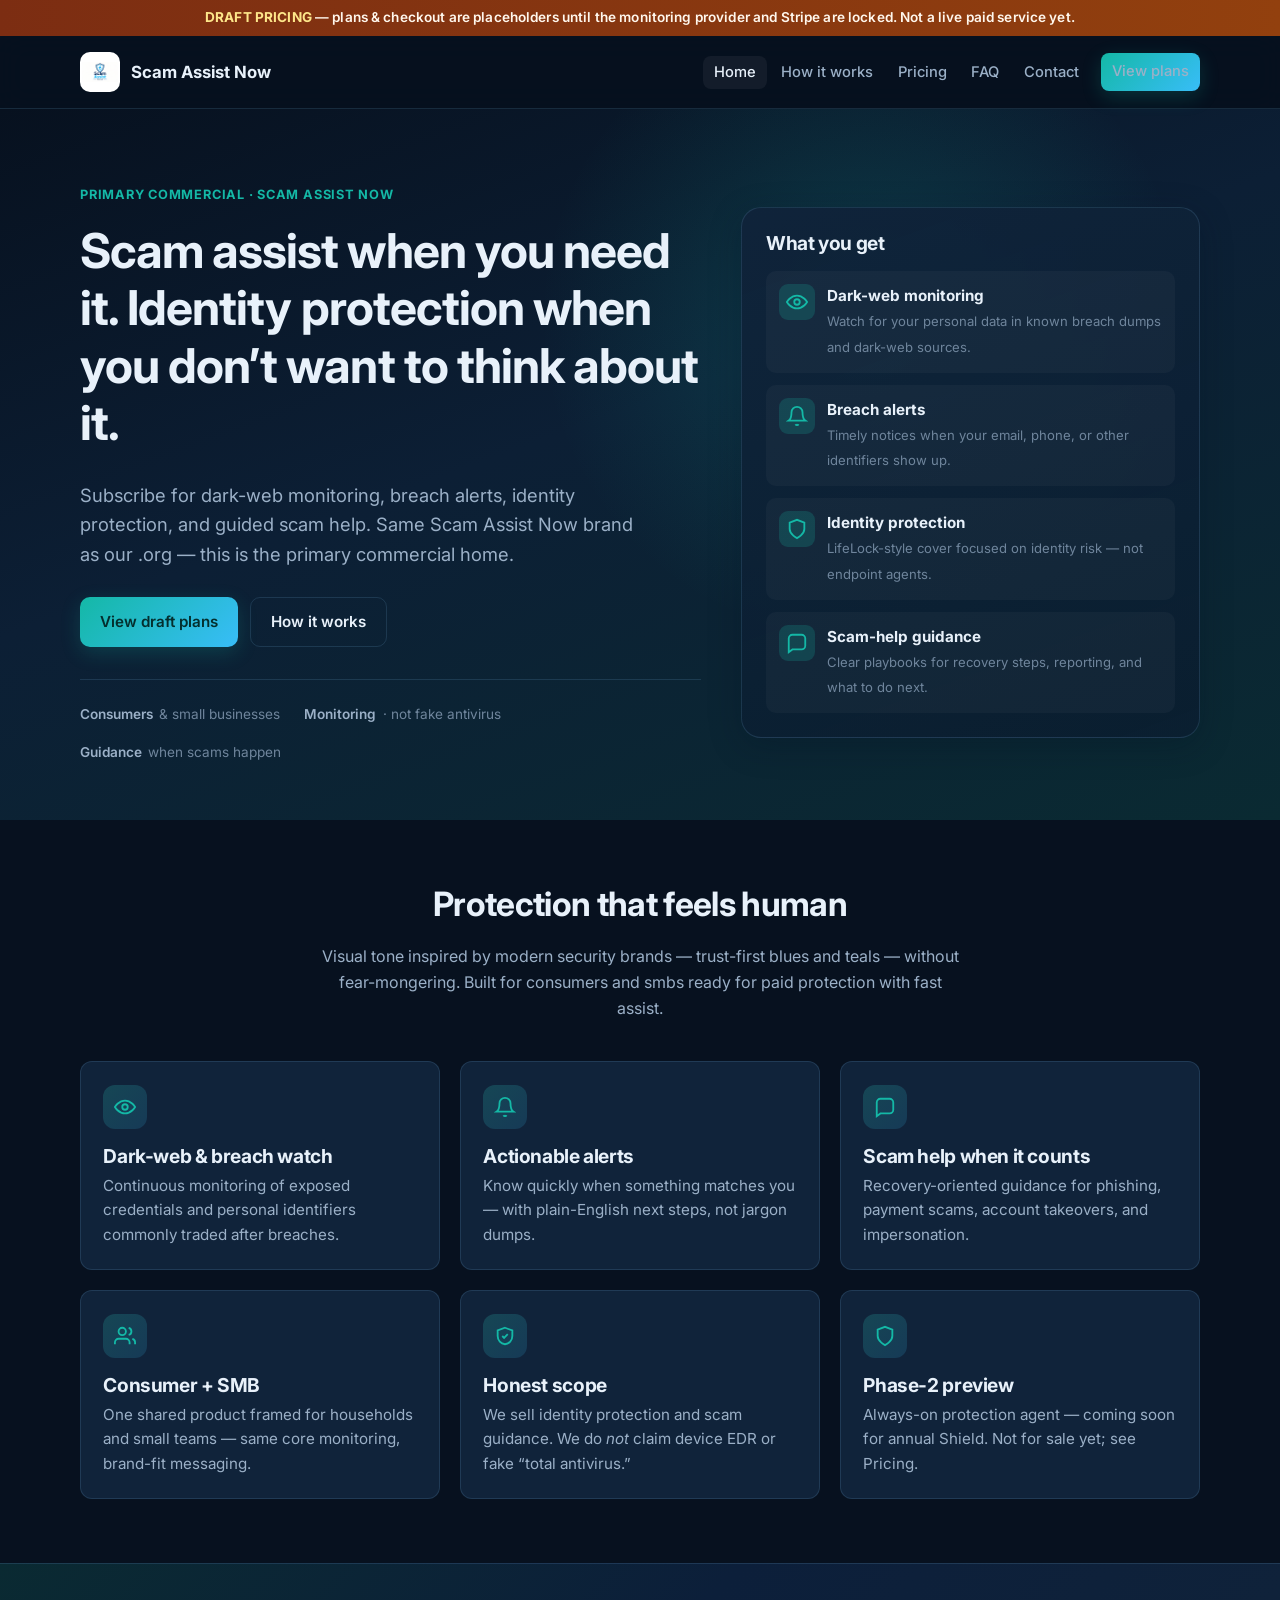
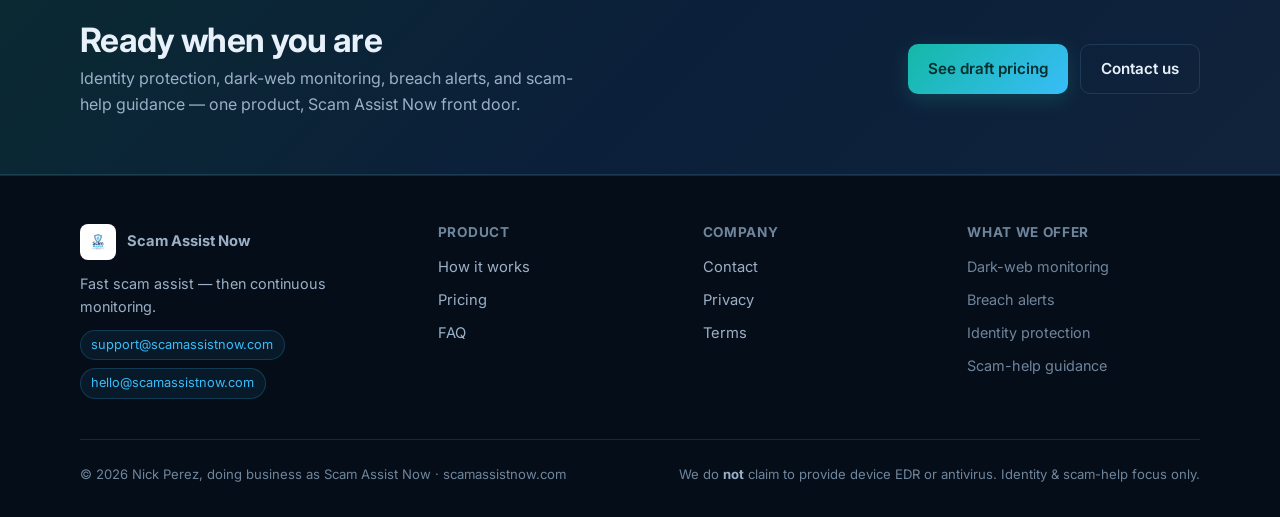
<file: index.html>
<!DOCTYPE html>
<html lang="en">
<head>
  <meta charset="utf-8" />
  <meta name="viewport" content="width=device-width, initial-scale=1" />
  <title>Home · Scam Assist Now</title>
  <meta name="description" content="Fast scam assist — then continuous monitoring." />
  <meta name="robots" content="index,follow" />
  <link rel="icon" href="assets/img/favicon.svg" type="image/svg+xml" />
  <link rel="preconnect" href="https://fonts.googleapis.com" />
  <link rel="preconnect" href="https://fonts.gstatic.com" crossorigin />
  <link href="https://fonts.googleapis.com/css2?family=Inter:wght@400;500;600;700;800&display=swap" rel="stylesheet" />
  <link rel="stylesheet" href="assets/css/design-system.css" />
  <style>
    :root {
      --accent: #14b8a6;
      --accent-2: #38bdf8;
      --accent-glow: #14b8a633;
      --grad: linear-gradient(135deg, #14b8a6 0%, #38bdf8 100%);
    }
  </style>
</head>
<body data-domain="scamassistnow.com" data-brand="Scam Assist Now">
  <div class="draft-banner" role="status">
    <strong>DRAFT PRICING</strong> — plans &amp; checkout are placeholders until the monitoring provider and Stripe are locked. Not a live paid service yet.
  </div>
  <header class="site-header">
    <div class="container nav-row">
      <a class="brand" href="index.html">
        <img src="assets/img/logo.png" alt="" width="40" height="40" style="border-radius:10px;object-fit:contain;background:#fff;padding:2px" />
        <span>Scam Assist Now</span>
      </a>
      <button class="nav-toggle" type="button" aria-label="Open menu" aria-expanded="false"><svg viewBox="0 0 24 24" width="20" height="20" fill="none" stroke="currentColor" stroke-width="2"><path d="M3 6h18M3 12h18M3 18h18"/></svg></button>
      <ul class="nav-links">
            <li><a href="index.html" class="active" aria-current="page">Home</a></li>
            <li><a href="how-it-works.html" class="">How it works</a></li>
            <li><a href="pricing.html" class="">Pricing</a></li>
            <li><a href="faq.html" class="">FAQ</a></li>
            <li><a href="contact.html" class="">Contact</a></li>
        <li class="nav-cta"><a class="btn btn-primary" href="pricing.html">View plans</a></li>
      </ul>
    </div>
  </header>
  <main>

    <section class="hero">
      <div class="container hero-grid">
        <div>
          <div class="eyebrow">Primary commercial · Scam Assist Now</div>
          <h1>Scam assist when you need it. Identity protection when you don’t want to think about it.</h1>
          <p class="lead">Subscribe for dark-web monitoring, breach alerts, identity protection, and guided scam help. Same Scam Assist Now brand as our .org — this is the primary commercial home.</p>
          <div class="hero-actions">
            <a class="btn btn-primary" href="pricing.html">View draft plans</a>
            <a class="btn btn-secondary" href="how-it-works.html">How it works</a>
          </div>
          <div class="trust-row">
            <div class="trust-item"><strong>Consumers</strong> &amp; small businesses</div>
            <div class="trust-item"><strong>Monitoring</strong> · not fake antivirus</div>
            <div class="trust-item"><strong>Guidance</strong> when scams happen</div>
          </div>
        </div>
        <aside class="hero-card" aria-label="What you get">
          <h3>What you get</h3>
          <ul class="monitor-list">
            <li>
              <span class="ico"><svg viewBox="0 0 24 24" width="22" height="22" fill="none" stroke="currentColor" stroke-width="2"><path d="M1 12s4-7 11-7 11 7 11 7-4 7-11 7S1 12 1 12z"/><circle cx="12" cy="12" r="3"/></svg></span>
              <div><strong>Dark-web monitoring</strong><span>Watch for your personal data in known breach dumps and dark-web sources.</span></div>
            </li>
            <li>
              <span class="ico"><svg viewBox="0 0 24 24" width="22" height="22" fill="none" stroke="currentColor" stroke-width="2"><path d="M18 8A6 6 0 006 8c0 7-3 9-3 9h18s-3-2-3-9"/><path d="M13.73 21a2 2 0 01-3.46 0"/></svg></span>
              <div><strong>Breach alerts</strong><span>Timely notices when your email, phone, or other identifiers show up.</span></div>
            </li>
            <li>
              <span class="ico"><svg viewBox="0 0 24 24" width="22" height="22" fill="none" stroke="currentColor" stroke-width="2"><path d="M12 22s8-4 8-10V5l-8-3-8 3v7c0 6 8 10 8 10z"/></svg></span>
              <div><strong>Identity protection</strong><span>LifeLock-style cover focused on identity risk — not endpoint agents.</span></div>
            </li>
            <li>
              <span class="ico"><svg viewBox="0 0 24 24" width="22" height="22" fill="none" stroke="currentColor" stroke-width="2"><path d="M21 15a4 4 0 01-4 4H7l-4 3V7a4 4 0 014-4h10a4 4 0 014 4z"/></svg></span>
              <div><strong>Scam-help guidance</strong><span>Clear playbooks for recovery steps, reporting, and what to do next.</span></div>
            </li>
          </ul>
        </aside>
      </div>
    </section>

    <section>
      <div class="container">
        <div class="section-head center">
          <h2>Protection that feels human</h2>
          <p>Visual tone inspired by modern security brands — trust-first blues and teals — without fear-mongering. Built for consumers and smbs ready for paid protection with fast assist.</p>
        </div>
        <div class="feature-grid">
          <article class="feature-card">
            <div class="feature-icon"><svg viewBox="0 0 24 24" width="22" height="22" fill="none" stroke="currentColor" stroke-width="2"><path d="M1 12s4-7 11-7 11 7 11 7-4 7-11 7S1 12 1 12z"/><circle cx="12" cy="12" r="3"/></svg></div>
            <h3>Dark-web &amp; breach watch</h3>
            <p>Continuous monitoring of exposed credentials and personal identifiers commonly traded after breaches.</p>
          </article>
          <article class="feature-card">
            <div class="feature-icon"><svg viewBox="0 0 24 24" width="22" height="22" fill="none" stroke="currentColor" stroke-width="2"><path d="M18 8A6 6 0 006 8c0 7-3 9-3 9h18s-3-2-3-9"/><path d="M13.73 21a2 2 0 01-3.46 0"/></svg></div>
            <h3>Actionable alerts</h3>
            <p>Know quickly when something matches you — with plain-English next steps, not jargon dumps.</p>
          </article>
          <article class="feature-card">
            <div class="feature-icon"><svg viewBox="0 0 24 24" width="22" height="22" fill="none" stroke="currentColor" stroke-width="2"><path d="M21 15a4 4 0 01-4 4H7l-4 3V7a4 4 0 014-4h10a4 4 0 014 4z"/></svg></div>
            <h3>Scam help when it counts</h3>
            <p>Recovery-oriented guidance for phishing, payment scams, account takeovers, and impersonation.</p>
          </article>
          <article class="feature-card">
            <div class="feature-icon"><svg viewBox="0 0 24 24" width="22" height="22" fill="none" stroke="currentColor" stroke-width="2"><path d="M17 21v-2a4 4 0 00-4-4H5a4 4 0 00-4 4v2"/><circle cx="9" cy="7" r="4"/><path d="M23 21v-2a4 4 0 00-3-3.87M16 3.13a4 4 0 010 7.75"/></svg></div>
            <h3>Consumer + SMB</h3>
            <p>One shared product framed for households and small teams — same core monitoring, brand-fit messaging.</p>
          </article>
          <article class="feature-card">
            <div class="feature-icon"><svg viewBox="0 0 24 24" width="22" height="22" fill="none" stroke="currentColor" stroke-width="2"><path d="M12 3l8 3v6c0 5-3.5 8.5-8 9-4.5-.5-8-4-8-9V6l8-3z"/><path d="M9 12l2 2 4-4"/></svg></div>
            <h3>Honest scope</h3>
            <p>We sell identity protection and scam guidance. We do <em>not</em> claim device EDR or fake “total antivirus.”</p>
          </article>
          <article class="feature-card">
            <div class="feature-icon"><svg viewBox="0 0 24 24" width="22" height="22" fill="none" stroke="currentColor" stroke-width="2"><path d="M12 22s8-4 8-10V5l-8-3-8 3v7c0 6 8 10 8 10z"/></svg></div>
            <h3>Phase-2 preview</h3>
            <p>Always-on protection agent — coming soon for annual Shield. Not for sale yet; see Pricing.</p>
          </article>
        </div>
      </div>
    </section>

  </main>
  <section class="cta-band">
    <div class="container inner">
      <div>
        <h2>Ready when you are</h2>
        <p>Identity protection, dark-web monitoring, breach alerts, and scam-help guidance — one product, Scam Assist Now front door.</p>
      </div>
      <div style="display:flex;gap:0.75rem;flex-wrap:wrap">
        <a class="btn btn-primary" href="pricing.html">See draft pricing</a>
        <a class="btn btn-secondary" href="contact.html">Contact us</a>
      </div>
    </div>
  </section>
  <footer class="site-footer">
    <div class="container">
      <div class="footer-grid">
        <div>
          <a class="brand" href="index.html" style="margin-bottom:0.75rem">
            <img src="assets/img/logo.png" alt="" width="36" height="36" style="border-radius:8px;object-fit:contain;background:#fff;padding:2px" />
            <span>Scam Assist Now</span>
          </a>
          <p style="margin:0;font-size:0.9rem">Fast scam assist — then continuous monitoring.</p>
          <div class="email-chips">
            <span class="email-chip">support@scamassistnow.com</span>
            <span class="email-chip">hello@scamassistnow.com</span>
          </div>
        </div>
        <div>
          <h4>Product</h4>
          <ul>
            <li><a href="how-it-works.html">How it works</a></li>
            <li><a href="pricing.html">Pricing</a></li>
            <li><a href="faq.html">FAQ</a></li>
          </ul>
        </div>
        <div>
          <h4>Company</h4>
          <ul>
            <li><a href="contact.html">Contact</a></li>
            <li><a href="privacy.html">Privacy</a></li>
            <li><a href="terms.html">Terms</a></li>
          </ul>
        </div>
        <div>
          <h4>What we offer</h4>
          <ul>
            <li><span class="dim">Dark-web monitoring</span></li>
            <li><span class="dim">Breach alerts</span></li>
            <li><span class="dim">Identity protection</span></li>
            <li><span class="dim">Scam-help guidance</span></li>
          </ul>
        </div>
      </div>
      <div class="footer-bottom">
        <span>© 2026 Nick Perez, doing business as Scam Assist Now · scamassistnow.com</span>
        <span>We do <strong style="color:var(--text-muted)">not</strong> claim to provide device EDR or antivirus. Identity &amp; scam-help focus only.</span>
      </div>
    </div>
  </footer>
  <script src="assets/js/main.js"></script>
</body>
</html>
</file>
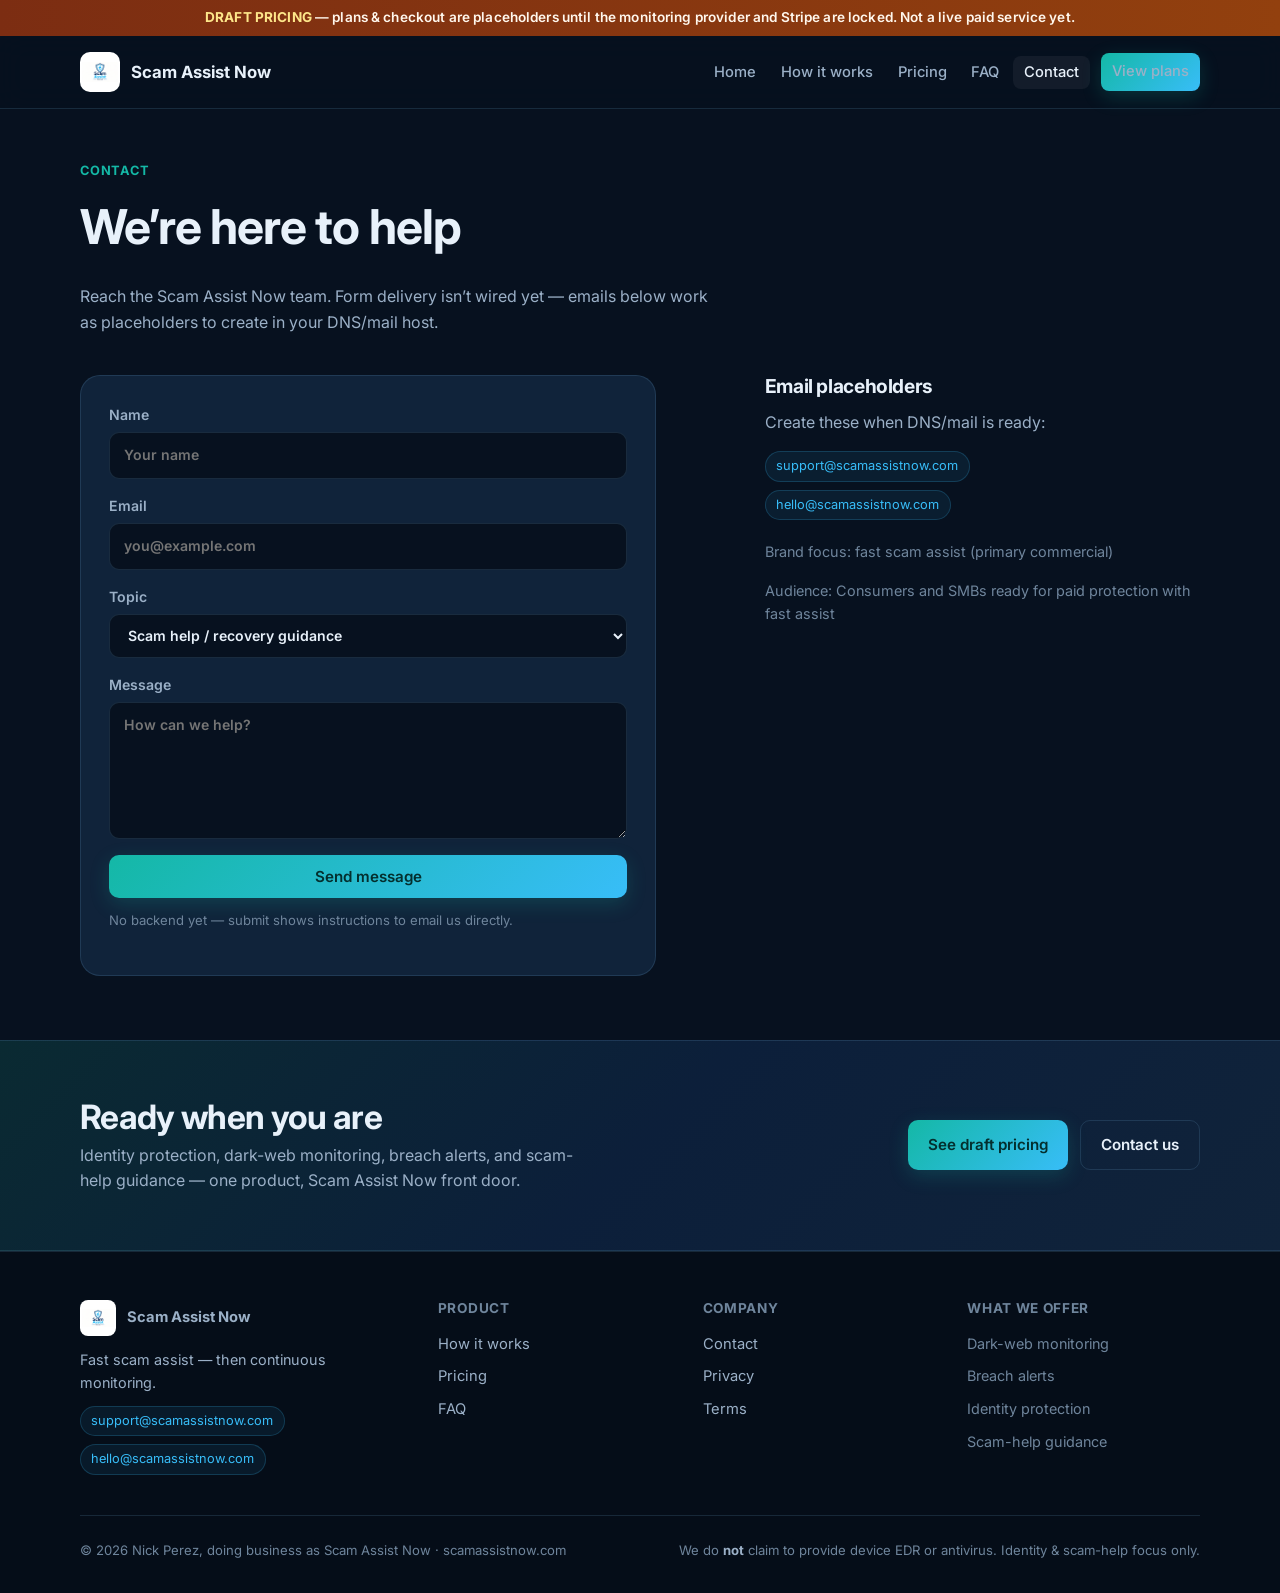
<file: contact.html>
<!DOCTYPE html>
<html lang="en">
<head>
  <meta charset="utf-8" />
  <meta name="viewport" content="width=device-width, initial-scale=1" />
  <title>Contact · Scam Assist Now</title>
  <meta name="description" content="Contact Scam Assist Now." />
  <meta name="robots" content="index,follow" />
  <link rel="icon" href="assets/img/favicon.svg" type="image/svg+xml" />
  <link rel="preconnect" href="https://fonts.googleapis.com" />
  <link rel="preconnect" href="https://fonts.gstatic.com" crossorigin />
  <link href="https://fonts.googleapis.com/css2?family=Inter:wght@400;500;600;700;800&display=swap" rel="stylesheet" />
  <link rel="stylesheet" href="assets/css/design-system.css" />
  <style>
    :root {
      --accent: #14b8a6;
      --accent-2: #38bdf8;
      --accent-glow: #14b8a633;
      --grad: linear-gradient(135deg, #14b8a6 0%, #38bdf8 100%);
    }
  </style>
</head>
<body data-domain="scamassistnow.com" data-brand="Scam Assist Now">
  <div class="draft-banner" role="status">
    <strong>DRAFT PRICING</strong> — plans &amp; checkout are placeholders until the monitoring provider and Stripe are locked. Not a live paid service yet.
  </div>
  <header class="site-header">
    <div class="container nav-row">
      <a class="brand" href="index.html">
        <img src="assets/img/logo.png" alt="" width="40" height="40" style="border-radius:10px;object-fit:contain;background:#fff;padding:2px" />
        <span>Scam Assist Now</span>
      </a>
      <button class="nav-toggle" type="button" aria-label="Open menu" aria-expanded="false"><svg viewBox="0 0 24 24" width="20" height="20" fill="none" stroke="currentColor" stroke-width="2"><path d="M3 6h18M3 12h18M3 18h18"/></svg></button>
      <ul class="nav-links">
            <li><a href="index.html" class="">Home</a></li>
            <li><a href="how-it-works.html" class="">How it works</a></li>
            <li><a href="pricing.html" class="">Pricing</a></li>
            <li><a href="faq.html" class="">FAQ</a></li>
            <li><a href="contact.html" class="active" aria-current="page">Contact</a></li>
        <li class="nav-cta"><a class="btn btn-primary" href="pricing.html">View plans</a></li>
      </ul>
    </div>
  </header>
  <main>

    <section class="page-hero">
      <div class="container">
        <div class="eyebrow">Contact</div>
        <h1>We’re here to help</h1>
        <p>Reach the Scam Assist Now team. Form delivery isn’t wired yet — emails below work as placeholders to create in your DNS/mail host.</p>
      </div>
    </section>
    <section style="padding-top:0">
      <div class="container" style="display:grid;gap:2rem;grid-template-columns:1.2fr 0.8fr">
        <div class="form-card">
          <form id="contact-form" novalidate>
            <div class="form-grid">
              <label>Name<input name="name" type="text" required placeholder="Your name" /></label>
              <label>Email<input name="email" type="email" required placeholder="you@example.com" /></label>
              <label>Topic
                <select name="topic">
                  <option>Scam help / recovery guidance</option>
                  <option>Billing / waitlist</option>
                  <option>Partnerships</option>
                  <option>Press / other</option>
                </select>
              </label>
              <label>Message<textarea name="message" rows="5" required placeholder="How can we help?"></textarea></label>
              <button type="submit" class="btn btn-primary">Send message</button>
            </div>
            <p class="form-note" id="form-status" hidden></p>
            <p class="form-note">No backend yet — submit shows instructions to email us directly.</p>
          </form>
        </div>
        <div>
          <h3>Email placeholders</h3>
          <p>Create these when DNS/mail is ready:</p>
          <div class="email-chips" style="flex-direction:column;align-items:flex-start">
            <span class="email-chip">support@scamassistnow.com</span>
            <span class="email-chip">hello@scamassistnow.com</span>
          </div>
          <p class="dim" style="margin-top:1.25rem">Brand focus: fast scam assist (primary commercial)</p>
          <p class="dim">Audience: Consumers and SMBs ready for paid protection with fast assist</p>
        </div>
      </div>
    </section>
    <style>@media(max-width:760px){section .container[style*="grid-template-columns"]{grid-template-columns:1fr!important}}</style>

  </main>
  <section class="cta-band">
    <div class="container inner">
      <div>
        <h2>Ready when you are</h2>
        <p>Identity protection, dark-web monitoring, breach alerts, and scam-help guidance — one product, Scam Assist Now front door.</p>
      </div>
      <div style="display:flex;gap:0.75rem;flex-wrap:wrap">
        <a class="btn btn-primary" href="pricing.html">See draft pricing</a>
        <a class="btn btn-secondary" href="contact.html">Contact us</a>
      </div>
    </div>
  </section>
  <footer class="site-footer">
    <div class="container">
      <div class="footer-grid">
        <div>
          <a class="brand" href="index.html" style="margin-bottom:0.75rem">
            <img src="assets/img/logo.png" alt="" width="36" height="36" style="border-radius:8px;object-fit:contain;background:#fff;padding:2px" />
            <span>Scam Assist Now</span>
          </a>
          <p style="margin:0;font-size:0.9rem">Fast scam assist — then continuous monitoring.</p>
          <div class="email-chips">
            <span class="email-chip">support@scamassistnow.com</span>
            <span class="email-chip">hello@scamassistnow.com</span>
          </div>
        </div>
        <div>
          <h4>Product</h4>
          <ul>
            <li><a href="how-it-works.html">How it works</a></li>
            <li><a href="pricing.html">Pricing</a></li>
            <li><a href="faq.html">FAQ</a></li>
          </ul>
        </div>
        <div>
          <h4>Company</h4>
          <ul>
            <li><a href="contact.html">Contact</a></li>
            <li><a href="privacy.html">Privacy</a></li>
            <li><a href="terms.html">Terms</a></li>
          </ul>
        </div>
        <div>
          <h4>What we offer</h4>
          <ul>
            <li><span class="dim">Dark-web monitoring</span></li>
            <li><span class="dim">Breach alerts</span></li>
            <li><span class="dim">Identity protection</span></li>
            <li><span class="dim">Scam-help guidance</span></li>
          </ul>
        </div>
      </div>
      <div class="footer-bottom">
        <span>© 2026 Nick Perez, doing business as Scam Assist Now · scamassistnow.com</span>
        <span>We do <strong style="color:var(--text-muted)">not</strong> claim to provide device EDR or antivirus. Identity &amp; scam-help focus only.</span>
      </div>
    </div>
  </footer>
  <script src="assets/js/main.js"></script>
</body>
</html>
</file>
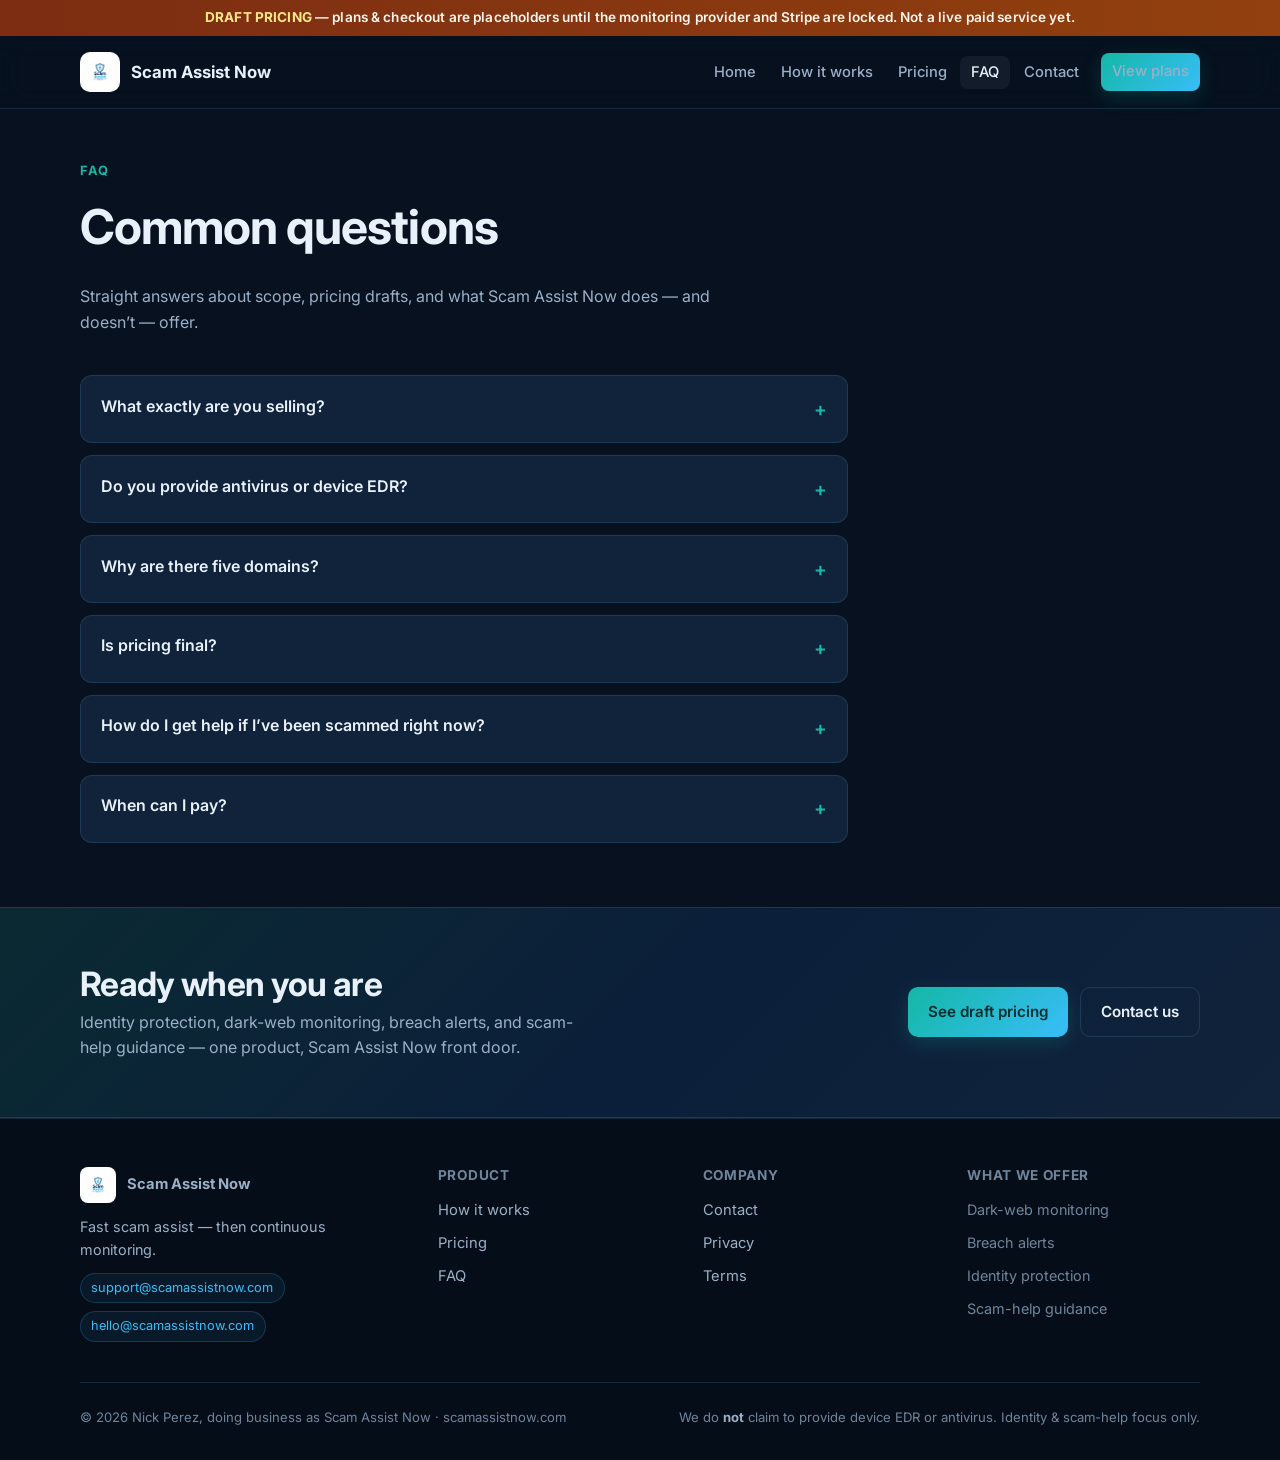
<file: faq.html>
<!DOCTYPE html>
<html lang="en">
<head>
  <meta charset="utf-8" />
  <meta name="viewport" content="width=device-width, initial-scale=1" />
  <title>FAQ · Scam Assist Now</title>
  <meta name="description" content="FAQ for Scam Assist Now." />
  <meta name="robots" content="index,follow" />
  <link rel="icon" href="assets/img/favicon.svg" type="image/svg+xml" />
  <link rel="preconnect" href="https://fonts.googleapis.com" />
  <link rel="preconnect" href="https://fonts.gstatic.com" crossorigin />
  <link href="https://fonts.googleapis.com/css2?family=Inter:wght@400;500;600;700;800&display=swap" rel="stylesheet" />
  <link rel="stylesheet" href="assets/css/design-system.css" />
  <style>
    :root {
      --accent: #14b8a6;
      --accent-2: #38bdf8;
      --accent-glow: #14b8a633;
      --grad: linear-gradient(135deg, #14b8a6 0%, #38bdf8 100%);
    }
  </style>
</head>
<body data-domain="scamassistnow.com" data-brand="Scam Assist Now">
  <div class="draft-banner" role="status">
    <strong>DRAFT PRICING</strong> — plans &amp; checkout are placeholders until the monitoring provider and Stripe are locked. Not a live paid service yet.
  </div>
  <header class="site-header">
    <div class="container nav-row">
      <a class="brand" href="index.html">
        <img src="assets/img/logo.png" alt="" width="40" height="40" style="border-radius:10px;object-fit:contain;background:#fff;padding:2px" />
        <span>Scam Assist Now</span>
      </a>
      <button class="nav-toggle" type="button" aria-label="Open menu" aria-expanded="false"><svg viewBox="0 0 24 24" width="20" height="20" fill="none" stroke="currentColor" stroke-width="2"><path d="M3 6h18M3 12h18M3 18h18"/></svg></button>
      <ul class="nav-links">
            <li><a href="index.html" class="">Home</a></li>
            <li><a href="how-it-works.html" class="">How it works</a></li>
            <li><a href="pricing.html" class="">Pricing</a></li>
            <li><a href="faq.html" class="active" aria-current="page">FAQ</a></li>
            <li><a href="contact.html" class="">Contact</a></li>
        <li class="nav-cta"><a class="btn btn-primary" href="pricing.html">View plans</a></li>
      </ul>
    </div>
  </header>
  <main>

    <section class="page-hero">
      <div class="container">
        <div class="eyebrow">FAQ</div>
        <h1>Common questions</h1>
        <p>Straight answers about scope, pricing drafts, and what Scam Assist Now does — and doesn’t — offer.</p>
      </div>
    </section>
    <section style="padding-top:0">
      <div class="container">
        <div class="faq-list">
          
          <details class="faq-item">
            <summary>What exactly are you selling?</summary>
            <div class="faq-body">Consumer and small-business identity protection: dark-web monitoring, breach alerts, and scam-help / recovery guidance. Think LifeLock-style cover — not a fake antivirus product.</div>
          </details>
          <details class="faq-item">
            <summary>Do you provide antivirus or device EDR?</summary>
            <div class="faq-body">No. We do not claim device endpoint detection and response (EDR) or traditional antivirus. Phase-2 mentions an always-on protection agent for annual Shield only — and that is not for sale yet and will not be marketed as EDR.</div>
          </details>
          <details class="faq-item">
            <summary>Why are there five domains?</summary>
            <div class="faq-body">Scam Assist Now is one front door. All five domains share one product; each brand emphasizes a different angle (scam help, safe tech for families/SMB, or fast assist). .com domains are the primary commercial homes for their brand families.</div>
          </details>
          <details class="faq-item">
            <summary>Is pricing final?</summary>
            <div class="faq-body">No. Essential ~$9.99/mo, Plus ~$19.99/mo, and Shield Annual ~$149/yr are draft placeholders until the monitoring provider and Stripe checkout are locked.</div>
          </details>
          <details class="faq-item">
            <summary>How do I get help if I’ve been scammed right now?</summary>
            <div class="faq-body">Use our scam-help guidance pages and email support@scamassistnow.com. We provide guidance and monitoring — we are not a law firm or bank recovery service.</div>
          </details>
          <details class="faq-item">
            <summary>When can I pay?</summary>
            <div class="faq-body">Stripe checkout is not live. Use “Notify me” on Pricing or email hello@scamassistnow.com to join the waitlist.</div>
          </details>
        </div>
      </div>
    </section>

  </main>
  <section class="cta-band">
    <div class="container inner">
      <div>
        <h2>Ready when you are</h2>
        <p>Identity protection, dark-web monitoring, breach alerts, and scam-help guidance — one product, Scam Assist Now front door.</p>
      </div>
      <div style="display:flex;gap:0.75rem;flex-wrap:wrap">
        <a class="btn btn-primary" href="pricing.html">See draft pricing</a>
        <a class="btn btn-secondary" href="contact.html">Contact us</a>
      </div>
    </div>
  </section>
  <footer class="site-footer">
    <div class="container">
      <div class="footer-grid">
        <div>
          <a class="brand" href="index.html" style="margin-bottom:0.75rem">
            <img src="assets/img/logo.png" alt="" width="36" height="36" style="border-radius:8px;object-fit:contain;background:#fff;padding:2px" />
            <span>Scam Assist Now</span>
          </a>
          <p style="margin:0;font-size:0.9rem">Fast scam assist — then continuous monitoring.</p>
          <div class="email-chips">
            <span class="email-chip">support@scamassistnow.com</span>
            <span class="email-chip">hello@scamassistnow.com</span>
          </div>
        </div>
        <div>
          <h4>Product</h4>
          <ul>
            <li><a href="how-it-works.html">How it works</a></li>
            <li><a href="pricing.html">Pricing</a></li>
            <li><a href="faq.html">FAQ</a></li>
          </ul>
        </div>
        <div>
          <h4>Company</h4>
          <ul>
            <li><a href="contact.html">Contact</a></li>
            <li><a href="privacy.html">Privacy</a></li>
            <li><a href="terms.html">Terms</a></li>
          </ul>
        </div>
        <div>
          <h4>What we offer</h4>
          <ul>
            <li><span class="dim">Dark-web monitoring</span></li>
            <li><span class="dim">Breach alerts</span></li>
            <li><span class="dim">Identity protection</span></li>
            <li><span class="dim">Scam-help guidance</span></li>
          </ul>
        </div>
      </div>
      <div class="footer-bottom">
        <span>© 2026 Nick Perez, doing business as Scam Assist Now · scamassistnow.com</span>
        <span>We do <strong style="color:var(--text-muted)">not</strong> claim to provide device EDR or antivirus. Identity &amp; scam-help focus only.</span>
      </div>
    </div>
  </footer>
  <script src="assets/js/main.js"></script>
</body>
</html>
</file>
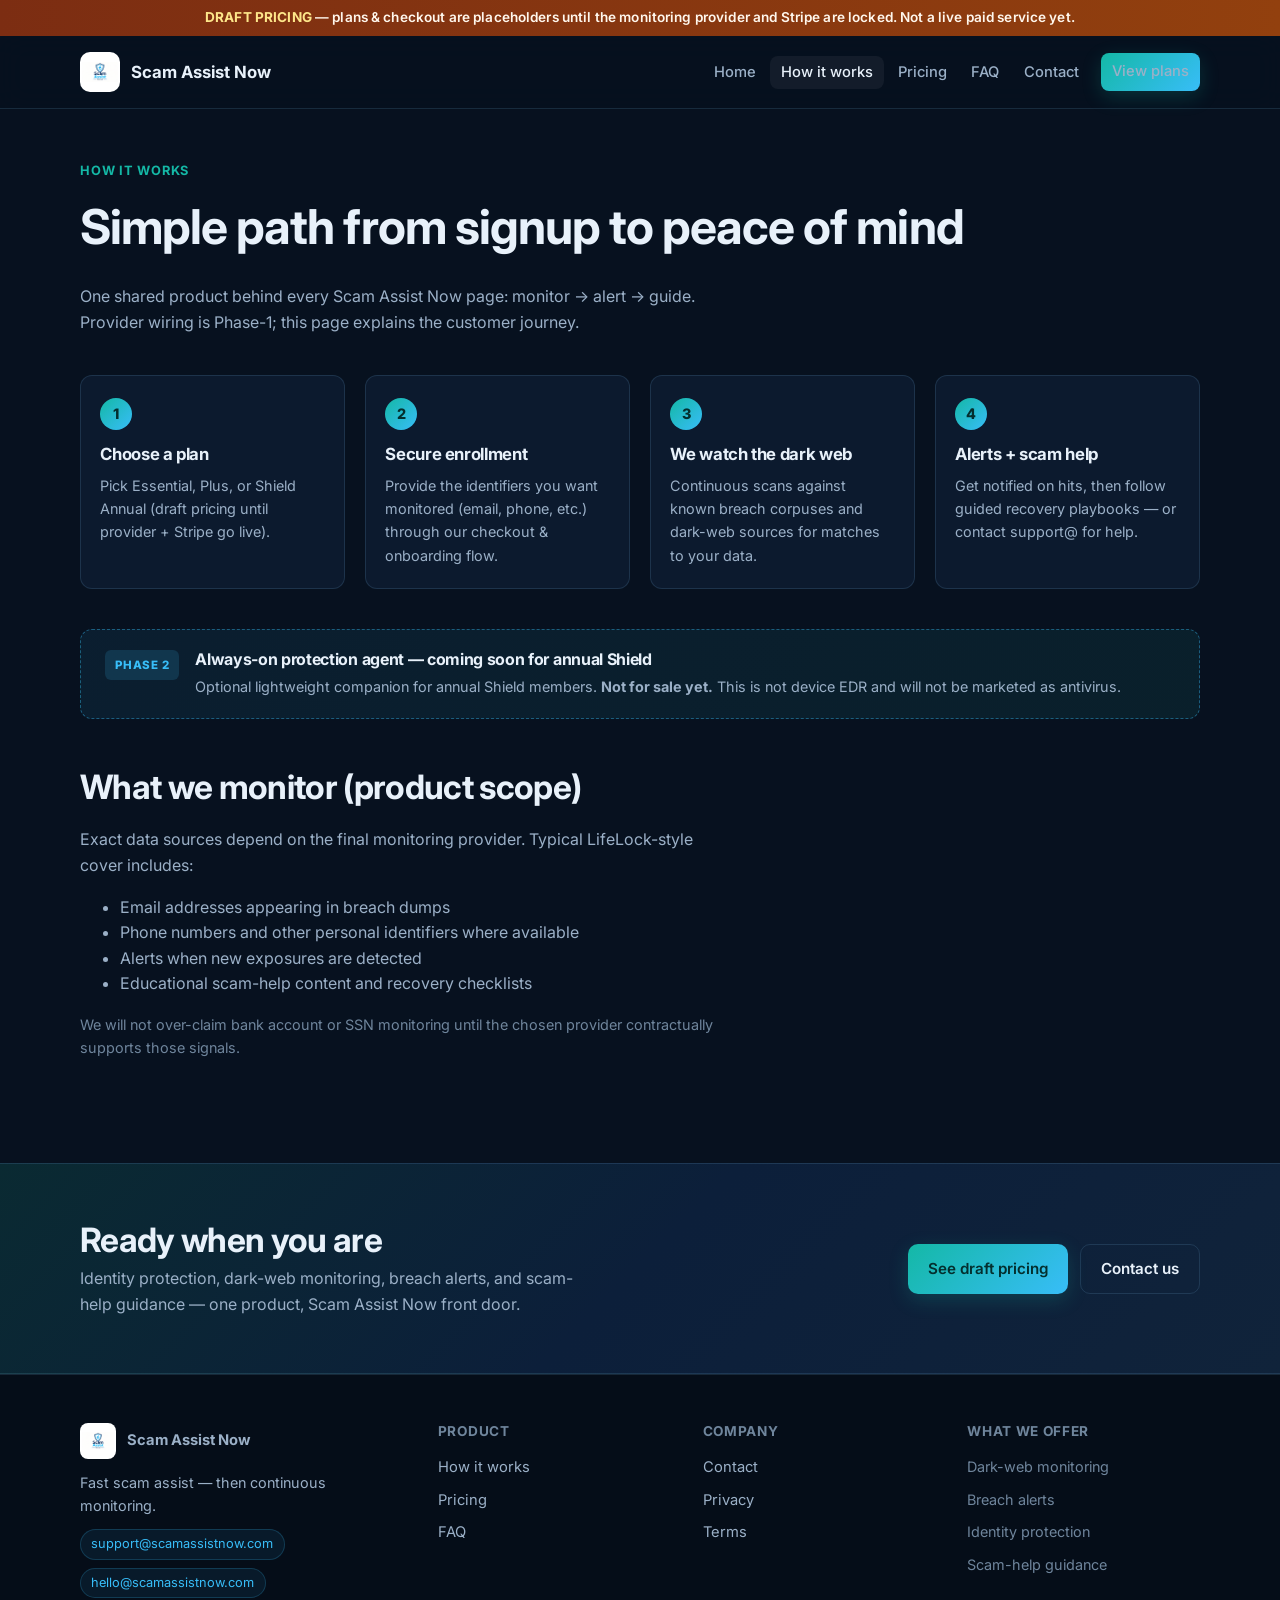
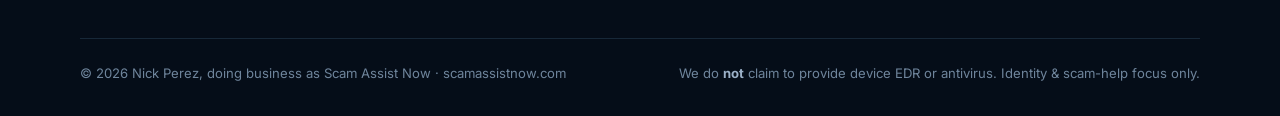
<file: how-it-works.html>
<!DOCTYPE html>
<html lang="en">
<head>
  <meta charset="utf-8" />
  <meta name="viewport" content="width=device-width, initial-scale=1" />
  <title>How it works · Scam Assist Now</title>
  <meta name="description" content="How Scam Assist Now identity protection and scam help works." />
  <meta name="robots" content="index,follow" />
  <link rel="icon" href="assets/img/favicon.svg" type="image/svg+xml" />
  <link rel="preconnect" href="https://fonts.googleapis.com" />
  <link rel="preconnect" href="https://fonts.gstatic.com" crossorigin />
  <link href="https://fonts.googleapis.com/css2?family=Inter:wght@400;500;600;700;800&display=swap" rel="stylesheet" />
  <link rel="stylesheet" href="assets/css/design-system.css" />
  <style>
    :root {
      --accent: #14b8a6;
      --accent-2: #38bdf8;
      --accent-glow: #14b8a633;
      --grad: linear-gradient(135deg, #14b8a6 0%, #38bdf8 100%);
    }
  </style>
</head>
<body data-domain="scamassistnow.com" data-brand="Scam Assist Now">
  <div class="draft-banner" role="status">
    <strong>DRAFT PRICING</strong> — plans &amp; checkout are placeholders until the monitoring provider and Stripe are locked. Not a live paid service yet.
  </div>
  <header class="site-header">
    <div class="container nav-row">
      <a class="brand" href="index.html">
        <img src="assets/img/logo.png" alt="" width="40" height="40" style="border-radius:10px;object-fit:contain;background:#fff;padding:2px" />
        <span>Scam Assist Now</span>
      </a>
      <button class="nav-toggle" type="button" aria-label="Open menu" aria-expanded="false"><svg viewBox="0 0 24 24" width="20" height="20" fill="none" stroke="currentColor" stroke-width="2"><path d="M3 6h18M3 12h18M3 18h18"/></svg></button>
      <ul class="nav-links">
            <li><a href="index.html" class="">Home</a></li>
            <li><a href="how-it-works.html" class="active" aria-current="page">How it works</a></li>
            <li><a href="pricing.html" class="">Pricing</a></li>
            <li><a href="faq.html" class="">FAQ</a></li>
            <li><a href="contact.html" class="">Contact</a></li>
        <li class="nav-cta"><a class="btn btn-primary" href="pricing.html">View plans</a></li>
      </ul>
    </div>
  </header>
  <main>

    <section class="page-hero">
      <div class="container">
        <div class="eyebrow">How it works</div>
        <h1>Simple path from signup to peace of mind</h1>
        <p>One shared product behind every Scam Assist Now page: monitor → alert → guide. Provider wiring is Phase-1; this page explains the customer journey.</p>
      </div>
    </section>
    <section style="padding-top:0">
      <div class="container">
        <div class="steps">
          <div class="step">
            <h3>Choose a plan</h3>
            <p>Pick Essential, Plus, or Shield Annual (draft pricing until provider + Stripe go live).</p>
          </div>
          <div class="step">
            <h3>Secure enrollment</h3>
            <p>Provide the identifiers you want monitored (email, phone, etc.) through our checkout &amp; onboarding flow.</p>
          </div>
          <div class="step">
            <h3>We watch the dark web</h3>
            <p>Continuous scans against known breach corpuses and dark-web sources for matches to your data.</p>
          </div>
          <div class="step">
            <h3>Alerts + scam help</h3>
            <p>Get notified on hits, then follow guided recovery playbooks — or contact support@ for help.</p>
          </div>
        </div>

        <div class="phase2-callout" style="margin-top:2.5rem">
          <span class="tag">Phase 2</span>
          <div>
            <h3>Always-on protection agent — coming soon for annual Shield</h3>
            <p>Optional lightweight companion for annual Shield members. <strong>Not for sale yet.</strong> This is not device EDR and will not be marketed as antivirus.</p>
          </div>
        </div>

        <div class="section-head" style="margin-top:3rem">
          <h2>What we monitor (product scope)</h2>
          <p>Exact data sources depend on the final monitoring provider. Typical LifeLock-style cover includes:</p>
          <ul style="color:var(--text-muted)">
            <li>Email addresses appearing in breach dumps</li>
            <li>Phone numbers and other personal identifiers where available</li>
            <li>Alerts when new exposures are detected</li>
            <li>Educational scam-help content and recovery checklists</li>
          </ul>
          <p class="dim">We will not over-claim bank account or SSN monitoring until the chosen provider contractually supports those signals.</p>
        </div>
      </div>
    </section>

  </main>
  <section class="cta-band">
    <div class="container inner">
      <div>
        <h2>Ready when you are</h2>
        <p>Identity protection, dark-web monitoring, breach alerts, and scam-help guidance — one product, Scam Assist Now front door.</p>
      </div>
      <div style="display:flex;gap:0.75rem;flex-wrap:wrap">
        <a class="btn btn-primary" href="pricing.html">See draft pricing</a>
        <a class="btn btn-secondary" href="contact.html">Contact us</a>
      </div>
    </div>
  </section>
  <footer class="site-footer">
    <div class="container">
      <div class="footer-grid">
        <div>
          <a class="brand" href="index.html" style="margin-bottom:0.75rem">
            <img src="assets/img/logo.png" alt="" width="36" height="36" style="border-radius:8px;object-fit:contain;background:#fff;padding:2px" />
            <span>Scam Assist Now</span>
          </a>
          <p style="margin:0;font-size:0.9rem">Fast scam assist — then continuous monitoring.</p>
          <div class="email-chips">
            <span class="email-chip">support@scamassistnow.com</span>
            <span class="email-chip">hello@scamassistnow.com</span>
          </div>
        </div>
        <div>
          <h4>Product</h4>
          <ul>
            <li><a href="how-it-works.html">How it works</a></li>
            <li><a href="pricing.html">Pricing</a></li>
            <li><a href="faq.html">FAQ</a></li>
          </ul>
        </div>
        <div>
          <h4>Company</h4>
          <ul>
            <li><a href="contact.html">Contact</a></li>
            <li><a href="privacy.html">Privacy</a></li>
            <li><a href="terms.html">Terms</a></li>
          </ul>
        </div>
        <div>
          <h4>What we offer</h4>
          <ul>
            <li><span class="dim">Dark-web monitoring</span></li>
            <li><span class="dim">Breach alerts</span></li>
            <li><span class="dim">Identity protection</span></li>
            <li><span class="dim">Scam-help guidance</span></li>
          </ul>
        </div>
      </div>
      <div class="footer-bottom">
        <span>© 2026 Nick Perez, doing business as Scam Assist Now · scamassistnow.com</span>
        <span>We do <strong style="color:var(--text-muted)">not</strong> claim to provide device EDR or antivirus. Identity &amp; scam-help focus only.</span>
      </div>
    </div>
  </footer>
  <script src="assets/js/main.js"></script>
</body>
</html>
</file>
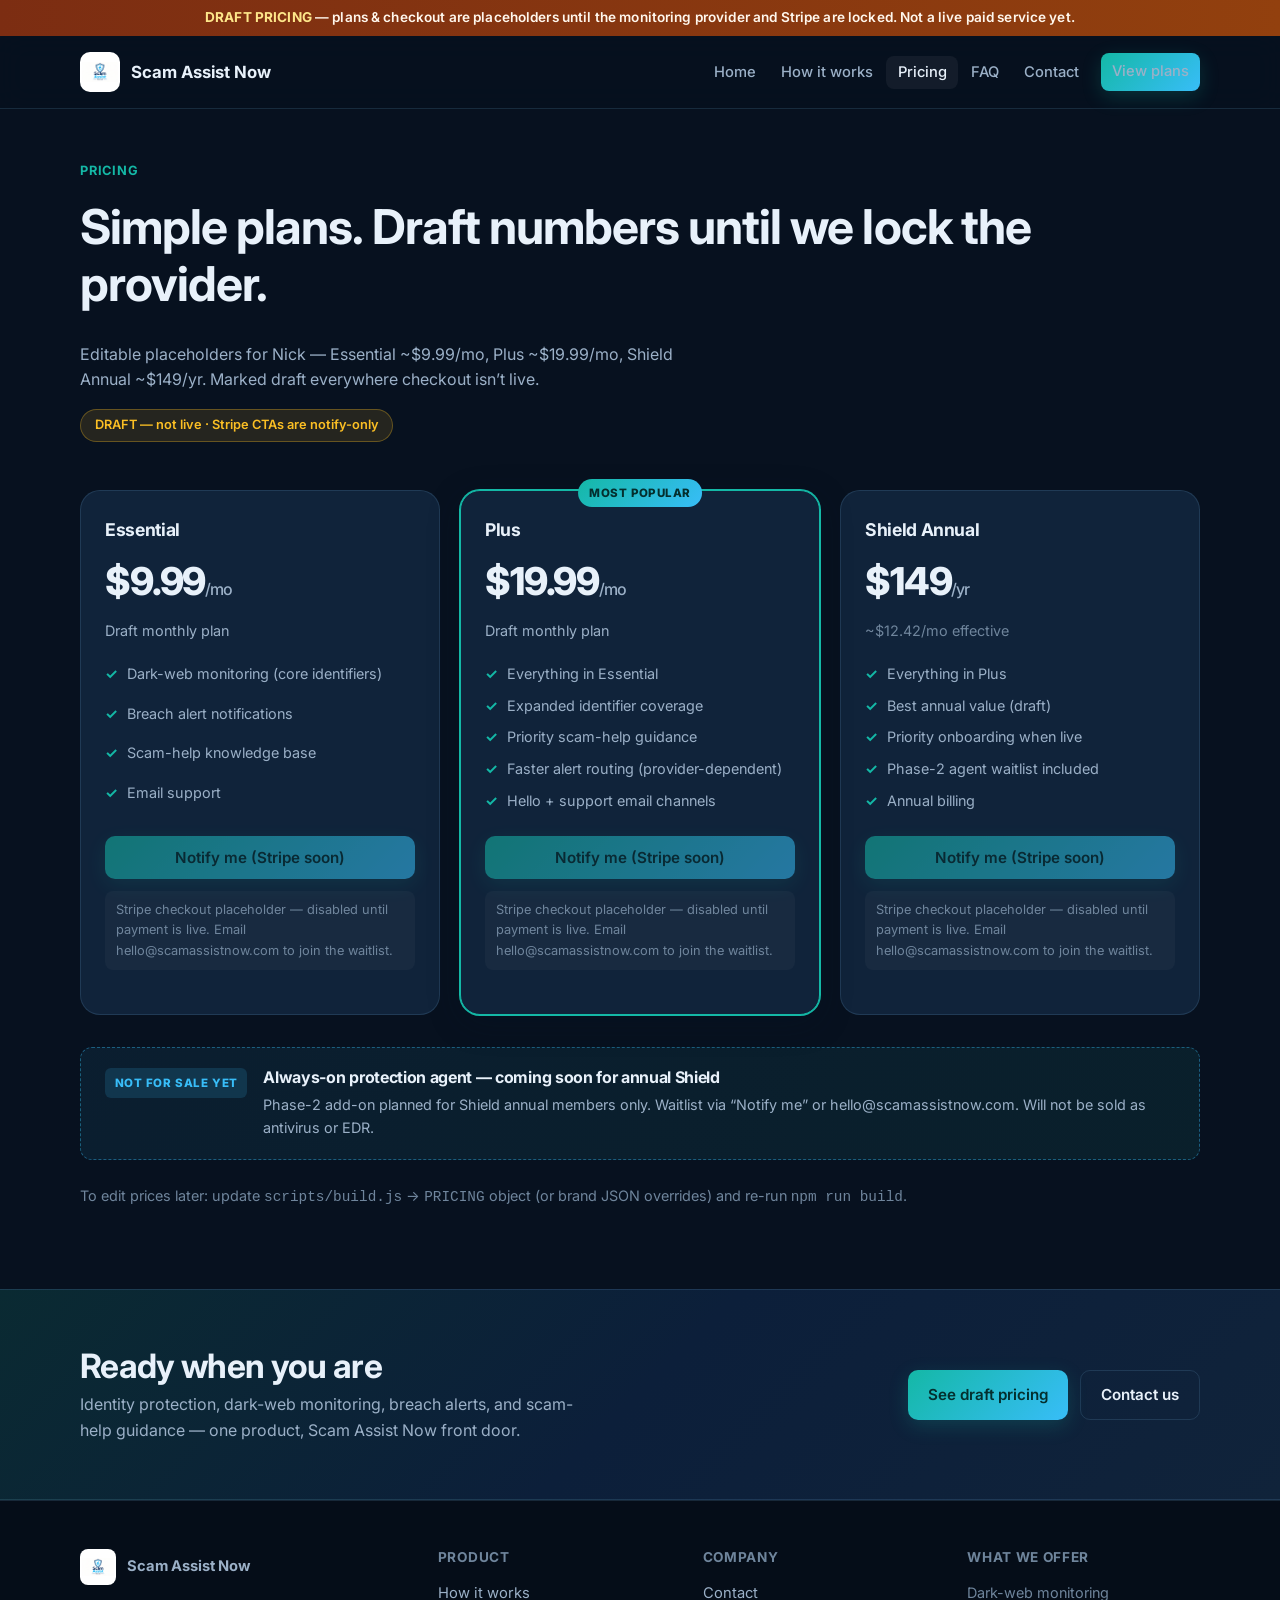
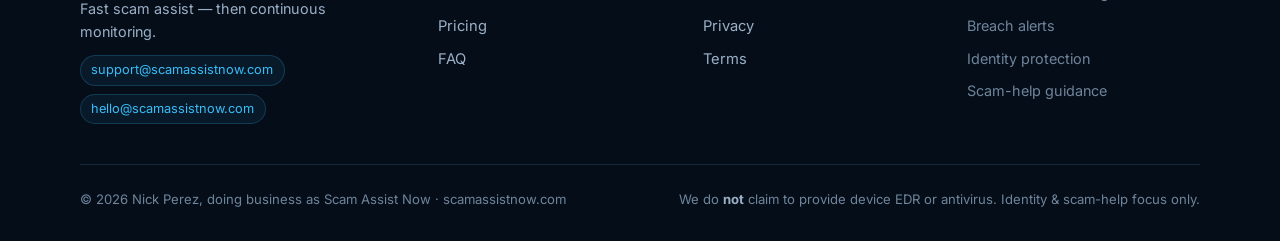
<file: pricing.html>
<!DOCTYPE html>
<html lang="en">
<head>
  <meta charset="utf-8" />
  <meta name="viewport" content="width=device-width, initial-scale=1" />
  <title>Pricing · Scam Assist Now</title>
  <meta name="description" content="Draft pricing for Scam Assist Now identity protection plans." />
  <meta name="robots" content="index,follow" />
  <link rel="icon" href="assets/img/favicon.svg" type="image/svg+xml" />
  <link rel="preconnect" href="https://fonts.googleapis.com" />
  <link rel="preconnect" href="https://fonts.gstatic.com" crossorigin />
  <link href="https://fonts.googleapis.com/css2?family=Inter:wght@400;500;600;700;800&display=swap" rel="stylesheet" />
  <link rel="stylesheet" href="assets/css/design-system.css" />
  <style>
    :root {
      --accent: #14b8a6;
      --accent-2: #38bdf8;
      --accent-glow: #14b8a633;
      --grad: linear-gradient(135deg, #14b8a6 0%, #38bdf8 100%);
    }
  </style>
</head>
<body data-domain="scamassistnow.com" data-brand="Scam Assist Now">
  <div class="draft-banner" role="status">
    <strong>DRAFT PRICING</strong> — plans &amp; checkout are placeholders until the monitoring provider and Stripe are locked. Not a live paid service yet.
  </div>
  <header class="site-header">
    <div class="container nav-row">
      <a class="brand" href="index.html">
        <img src="assets/img/logo.png" alt="" width="40" height="40" style="border-radius:10px;object-fit:contain;background:#fff;padding:2px" />
        <span>Scam Assist Now</span>
      </a>
      <button class="nav-toggle" type="button" aria-label="Open menu" aria-expanded="false"><svg viewBox="0 0 24 24" width="20" height="20" fill="none" stroke="currentColor" stroke-width="2"><path d="M3 6h18M3 12h18M3 18h18"/></svg></button>
      <ul class="nav-links">
            <li><a href="index.html" class="">Home</a></li>
            <li><a href="how-it-works.html" class="">How it works</a></li>
            <li><a href="pricing.html" class="active" aria-current="page">Pricing</a></li>
            <li><a href="faq.html" class="">FAQ</a></li>
            <li><a href="contact.html" class="">Contact</a></li>
        <li class="nav-cta"><a class="btn btn-primary" href="pricing.html">View plans</a></li>
      </ul>
    </div>
  </header>
  <main>

    <section class="page-hero">
      <div class="container">
        <div class="eyebrow">Pricing</div>
        <h1>Simple plans. Draft numbers until we lock the provider.</h1>
        <p>Editable placeholders for Nick — Essential ~$9.99/mo, Plus ~$19.99/mo, Shield Annual ~$149/yr. Marked draft everywhere checkout isn’t live.</p>
        <span class="pricing-note">DRAFT — not live · Stripe CTAs are notify-only</span>
      </div>
    </section>
    <section style="padding-top:0">
      <div class="container">
        <div class="pricing-grid">
          
        <article class="price-card">
          <h3 class="price-name">Essential</h3>
          <div class="price-amount">$9.99<span>/mo</span></div>
          <p class="price-desc">Draft monthly plan</p>
          <ul class="price-features">
            <li>Dark-web monitoring (core identifiers)</li>
            <li>Breach alert notifications</li>
            <li>Scam-help knowledge base</li>
            <li>Email support</li>
          </ul>
          <button type="button" class="btn btn-primary is-disabled" disabled aria-disabled="true" data-checkout="Essential">
            Notify me (Stripe soon)
          </button>
          <p class="notify-box">Stripe checkout placeholder — disabled until payment is live. Email hello@scamassistnow.com to join the waitlist.</p>
        </article>
          
        <article class="price-card featured"><span class="badge">Most popular</span>
          <h3 class="price-name">Plus</h3>
          <div class="price-amount">$19.99<span>/mo</span></div>
          <p class="price-desc">Draft monthly plan</p>
          <ul class="price-features">
            <li>Everything in Essential</li>
            <li>Expanded identifier coverage</li>
            <li>Priority scam-help guidance</li>
            <li>Faster alert routing (provider-dependent)</li>
            <li>Hello + support email channels</li>
          </ul>
          <button type="button" class="btn btn-primary is-disabled" disabled aria-disabled="true" data-checkout="Plus">
            Notify me (Stripe soon)
          </button>
          <p class="notify-box">Stripe checkout placeholder — disabled until payment is live. Email hello@scamassistnow.com to join the waitlist.</p>
        </article>
          
        <article class="price-card">
          <h3 class="price-name">Shield Annual</h3>
          <div class="price-amount">$149<span>/yr</span></div>
          <p class="price-desc dim">~$12.42/mo effective</p>
          <ul class="price-features">
            <li>Everything in Plus</li>
            <li>Best annual value (draft)</li>
            <li>Priority onboarding when live</li>
            <li>Phase-2 agent waitlist included</li>
            <li>Annual billing</li>
          </ul>
          <button type="button" class="btn btn-primary is-disabled" disabled aria-disabled="true" data-checkout="Shield Annual">
            Notify me (Stripe soon)
          </button>
          <p class="notify-box">Stripe checkout placeholder — disabled until payment is live. Email hello@scamassistnow.com to join the waitlist.</p>
        </article>
        </div>
        <div class="phase2-callout">
          <span class="tag">Not for sale yet</span>
          <div>
            <h3>Always-on protection agent — coming soon for annual Shield</h3>
            <p>Phase-2 add-on planned for Shield annual members only. Waitlist via “Notify me” or hello@scamassistnow.com. Will not be sold as antivirus or EDR.</p>
          </div>
        </div>
        <p class="dim" style="margin-top:1.5rem">To edit prices later: update <code>scripts/build.js</code> → <code>PRICING</code> object (or brand JSON overrides) and re-run <code>npm run build</code>.</p>
      </div>
    </section>

  </main>
  <section class="cta-band">
    <div class="container inner">
      <div>
        <h2>Ready when you are</h2>
        <p>Identity protection, dark-web monitoring, breach alerts, and scam-help guidance — one product, Scam Assist Now front door.</p>
      </div>
      <div style="display:flex;gap:0.75rem;flex-wrap:wrap">
        <a class="btn btn-primary" href="pricing.html">See draft pricing</a>
        <a class="btn btn-secondary" href="contact.html">Contact us</a>
      </div>
    </div>
  </section>
  <footer class="site-footer">
    <div class="container">
      <div class="footer-grid">
        <div>
          <a class="brand" href="index.html" style="margin-bottom:0.75rem">
            <img src="assets/img/logo.png" alt="" width="36" height="36" style="border-radius:8px;object-fit:contain;background:#fff;padding:2px" />
            <span>Scam Assist Now</span>
          </a>
          <p style="margin:0;font-size:0.9rem">Fast scam assist — then continuous monitoring.</p>
          <div class="email-chips">
            <span class="email-chip">support@scamassistnow.com</span>
            <span class="email-chip">hello@scamassistnow.com</span>
          </div>
        </div>
        <div>
          <h4>Product</h4>
          <ul>
            <li><a href="how-it-works.html">How it works</a></li>
            <li><a href="pricing.html">Pricing</a></li>
            <li><a href="faq.html">FAQ</a></li>
          </ul>
        </div>
        <div>
          <h4>Company</h4>
          <ul>
            <li><a href="contact.html">Contact</a></li>
            <li><a href="privacy.html">Privacy</a></li>
            <li><a href="terms.html">Terms</a></li>
          </ul>
        </div>
        <div>
          <h4>What we offer</h4>
          <ul>
            <li><span class="dim">Dark-web monitoring</span></li>
            <li><span class="dim">Breach alerts</span></li>
            <li><span class="dim">Identity protection</span></li>
            <li><span class="dim">Scam-help guidance</span></li>
          </ul>
        </div>
      </div>
      <div class="footer-bottom">
        <span>© 2026 Nick Perez, doing business as Scam Assist Now · scamassistnow.com</span>
        <span>We do <strong style="color:var(--text-muted)">not</strong> claim to provide device EDR or antivirus. Identity &amp; scam-help focus only.</span>
      </div>
    </div>
  </footer>
  <script src="assets/js/main.js"></script>
</body>
</html>
</file>
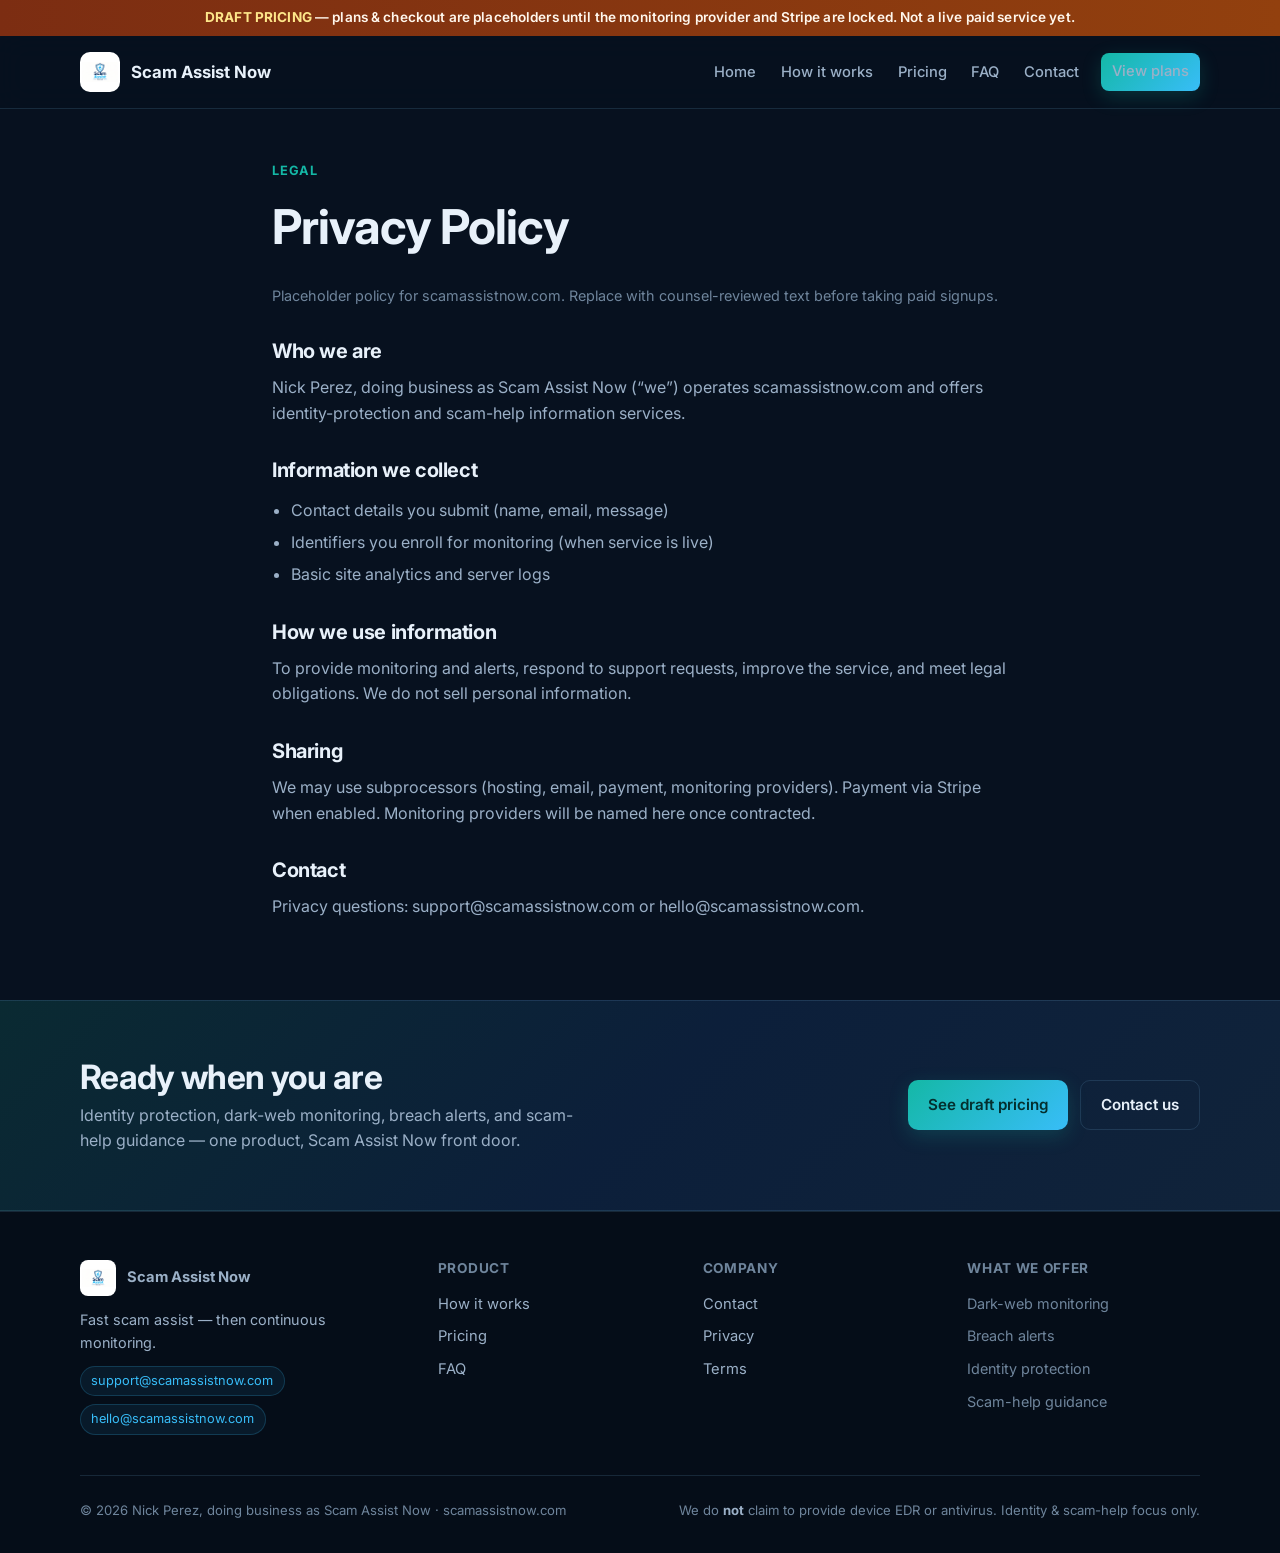
<file: privacy.html>
<!DOCTYPE html>
<html lang="en">
<head>
  <meta charset="utf-8" />
  <meta name="viewport" content="width=device-width, initial-scale=1" />
  <title>Privacy · Scam Assist Now</title>
  <meta name="description" content="Privacy policy for Scam Assist Now." />
  <meta name="robots" content="index,follow" />
  <link rel="icon" href="assets/img/favicon.svg" type="image/svg+xml" />
  <link rel="preconnect" href="https://fonts.googleapis.com" />
  <link rel="preconnect" href="https://fonts.gstatic.com" crossorigin />
  <link href="https://fonts.googleapis.com/css2?family=Inter:wght@400;500;600;700;800&display=swap" rel="stylesheet" />
  <link rel="stylesheet" href="assets/css/design-system.css" />
  <style>
    :root {
      --accent: #14b8a6;
      --accent-2: #38bdf8;
      --accent-glow: #14b8a633;
      --grad: linear-gradient(135deg, #14b8a6 0%, #38bdf8 100%);
    }
  </style>
</head>
<body data-domain="scamassistnow.com" data-brand="Scam Assist Now">
  <div class="draft-banner" role="status">
    <strong>DRAFT PRICING</strong> — plans &amp; checkout are placeholders until the monitoring provider and Stripe are locked. Not a live paid service yet.
  </div>
  <header class="site-header">
    <div class="container nav-row">
      <a class="brand" href="index.html">
        <img src="assets/img/logo.png" alt="" width="40" height="40" style="border-radius:10px;object-fit:contain;background:#fff;padding:2px" />
        <span>Scam Assist Now</span>
      </a>
      <button class="nav-toggle" type="button" aria-label="Open menu" aria-expanded="false"><svg viewBox="0 0 24 24" width="20" height="20" fill="none" stroke="currentColor" stroke-width="2"><path d="M3 6h18M3 12h18M3 18h18"/></svg></button>
      <ul class="nav-links">
            <li><a href="index.html" class="">Home</a></li>
            <li><a href="how-it-works.html" class="">How it works</a></li>
            <li><a href="pricing.html" class="">Pricing</a></li>
            <li><a href="faq.html" class="">FAQ</a></li>
            <li><a href="contact.html" class="">Contact</a></li>
        <li class="nav-cta"><a class="btn btn-primary" href="pricing.html">View plans</a></li>
      </ul>
    </div>
  </header>
  <main>

    <section class="legal-page">
      <div class="container prose">
        <div class="eyebrow">Legal</div>
        <h1>Privacy Policy</h1>
        <p class="dim">Placeholder policy for scamassistnow.com. Replace with counsel-reviewed text before taking paid signups.</p>
        <h2>Who we are</h2>
        <p>Nick Perez, doing business as Scam Assist Now (“we”) operates scamassistnow.com and offers identity-protection and scam-help information services.</p>
        <h2>Information we collect</h2>
        <ul>
          <li>Contact details you submit (name, email, message)</li>
          <li>Identifiers you enroll for monitoring (when service is live)</li>
          <li>Basic site analytics and server logs</li>
        </ul>
        <h2>How we use information</h2>
        <p>To provide monitoring and alerts, respond to support requests, improve the service, and meet legal obligations. We do not sell personal information.</p>
        <h2>Sharing</h2>
        <p>We may use subprocessors (hosting, email, payment, monitoring providers). Payment via Stripe when enabled. Monitoring providers will be named here once contracted.</p>
        <h2>Contact</h2>
        <p>Privacy questions: support@scamassistnow.com or hello@scamassistnow.com.</p>
      </div>
    </section>

  </main>
  <section class="cta-band">
    <div class="container inner">
      <div>
        <h2>Ready when you are</h2>
        <p>Identity protection, dark-web monitoring, breach alerts, and scam-help guidance — one product, Scam Assist Now front door.</p>
      </div>
      <div style="display:flex;gap:0.75rem;flex-wrap:wrap">
        <a class="btn btn-primary" href="pricing.html">See draft pricing</a>
        <a class="btn btn-secondary" href="contact.html">Contact us</a>
      </div>
    </div>
  </section>
  <footer class="site-footer">
    <div class="container">
      <div class="footer-grid">
        <div>
          <a class="brand" href="index.html" style="margin-bottom:0.75rem">
            <img src="assets/img/logo.png" alt="" width="36" height="36" style="border-radius:8px;object-fit:contain;background:#fff;padding:2px" />
            <span>Scam Assist Now</span>
          </a>
          <p style="margin:0;font-size:0.9rem">Fast scam assist — then continuous monitoring.</p>
          <div class="email-chips">
            <span class="email-chip">support@scamassistnow.com</span>
            <span class="email-chip">hello@scamassistnow.com</span>
          </div>
        </div>
        <div>
          <h4>Product</h4>
          <ul>
            <li><a href="how-it-works.html">How it works</a></li>
            <li><a href="pricing.html">Pricing</a></li>
            <li><a href="faq.html">FAQ</a></li>
          </ul>
        </div>
        <div>
          <h4>Company</h4>
          <ul>
            <li><a href="contact.html">Contact</a></li>
            <li><a href="privacy.html">Privacy</a></li>
            <li><a href="terms.html">Terms</a></li>
          </ul>
        </div>
        <div>
          <h4>What we offer</h4>
          <ul>
            <li><span class="dim">Dark-web monitoring</span></li>
            <li><span class="dim">Breach alerts</span></li>
            <li><span class="dim">Identity protection</span></li>
            <li><span class="dim">Scam-help guidance</span></li>
          </ul>
        </div>
      </div>
      <div class="footer-bottom">
        <span>© 2026 Nick Perez, doing business as Scam Assist Now · scamassistnow.com</span>
        <span>We do <strong style="color:var(--text-muted)">not</strong> claim to provide device EDR or antivirus. Identity &amp; scam-help focus only.</span>
      </div>
    </div>
  </footer>
  <script src="assets/js/main.js"></script>
</body>
</html>
</file>
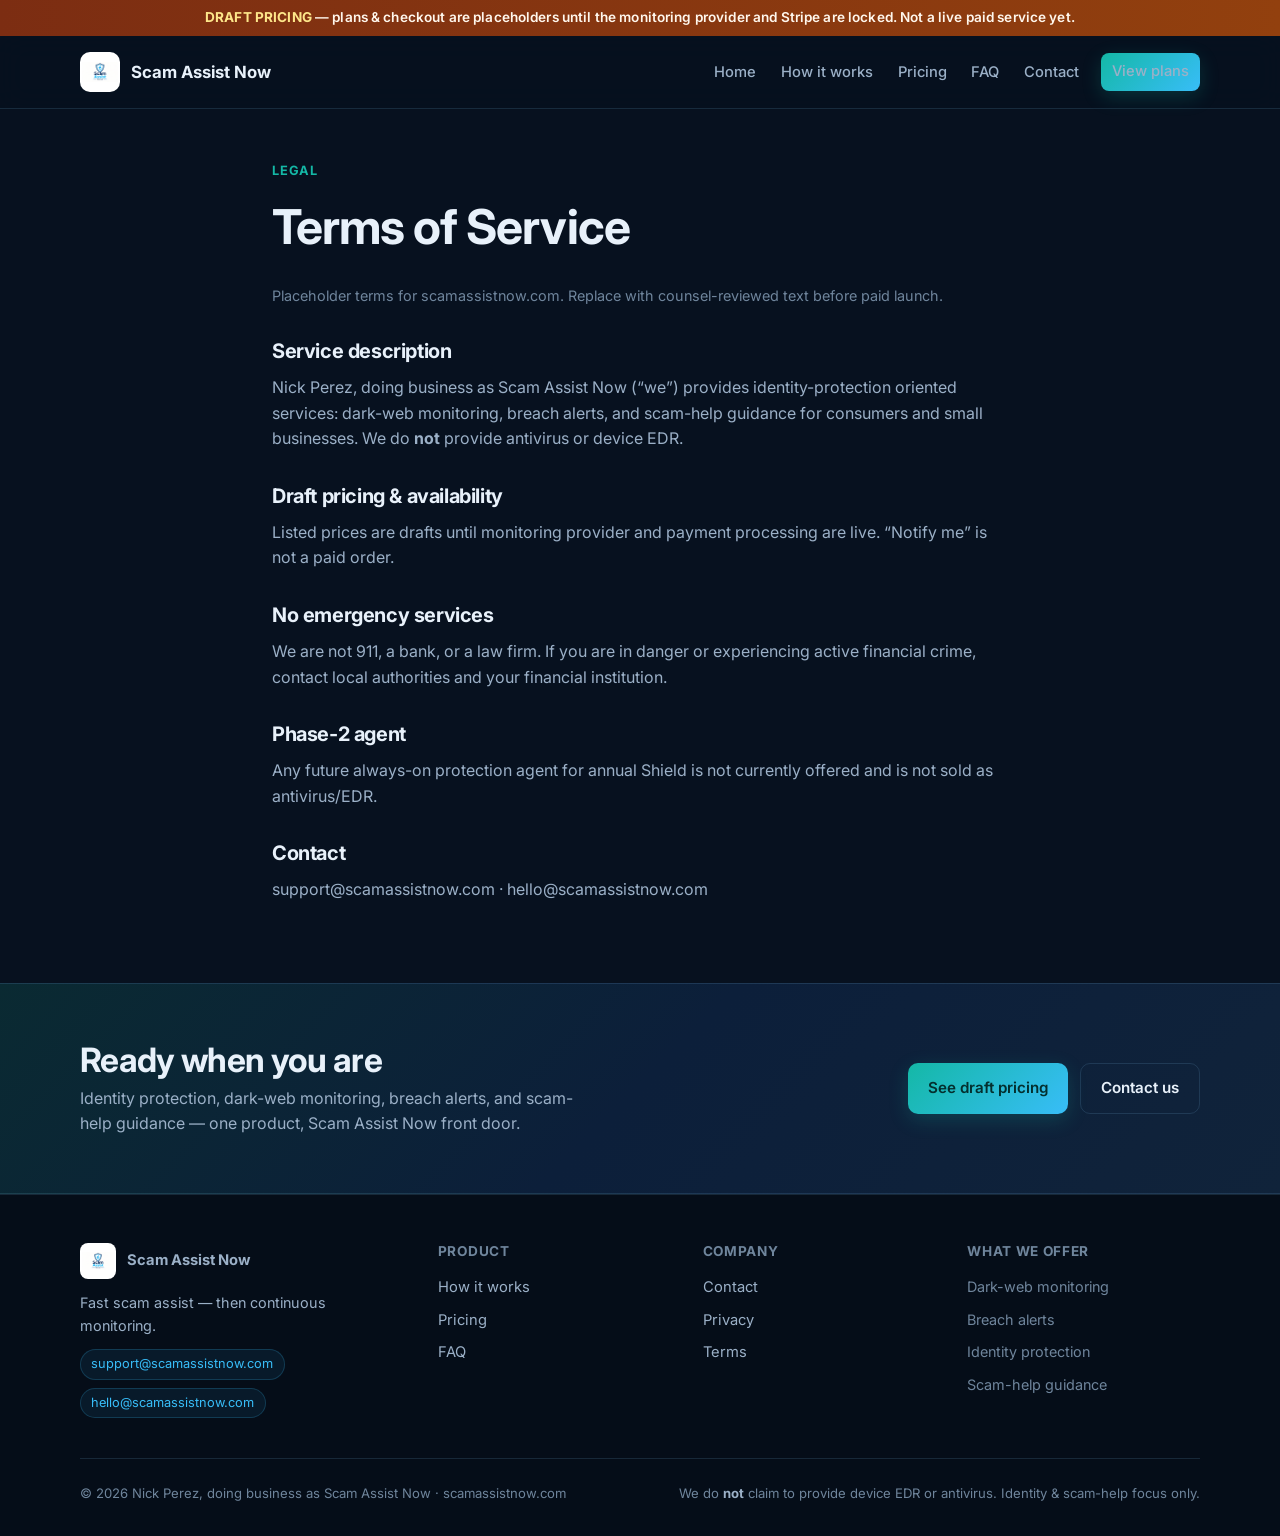
<file: terms.html>
<!DOCTYPE html>
<html lang="en">
<head>
  <meta charset="utf-8" />
  <meta name="viewport" content="width=device-width, initial-scale=1" />
  <title>Terms · Scam Assist Now</title>
  <meta name="description" content="Terms of service for Scam Assist Now." />
  <meta name="robots" content="index,follow" />
  <link rel="icon" href="assets/img/favicon.svg" type="image/svg+xml" />
  <link rel="preconnect" href="https://fonts.googleapis.com" />
  <link rel="preconnect" href="https://fonts.gstatic.com" crossorigin />
  <link href="https://fonts.googleapis.com/css2?family=Inter:wght@400;500;600;700;800&display=swap" rel="stylesheet" />
  <link rel="stylesheet" href="assets/css/design-system.css" />
  <style>
    :root {
      --accent: #14b8a6;
      --accent-2: #38bdf8;
      --accent-glow: #14b8a633;
      --grad: linear-gradient(135deg, #14b8a6 0%, #38bdf8 100%);
    }
  </style>
</head>
<body data-domain="scamassistnow.com" data-brand="Scam Assist Now">
  <div class="draft-banner" role="status">
    <strong>DRAFT PRICING</strong> — plans &amp; checkout are placeholders until the monitoring provider and Stripe are locked. Not a live paid service yet.
  </div>
  <header class="site-header">
    <div class="container nav-row">
      <a class="brand" href="index.html">
        <img src="assets/img/logo.png" alt="" width="40" height="40" style="border-radius:10px;object-fit:contain;background:#fff;padding:2px" />
        <span>Scam Assist Now</span>
      </a>
      <button class="nav-toggle" type="button" aria-label="Open menu" aria-expanded="false"><svg viewBox="0 0 24 24" width="20" height="20" fill="none" stroke="currentColor" stroke-width="2"><path d="M3 6h18M3 12h18M3 18h18"/></svg></button>
      <ul class="nav-links">
            <li><a href="index.html" class="">Home</a></li>
            <li><a href="how-it-works.html" class="">How it works</a></li>
            <li><a href="pricing.html" class="">Pricing</a></li>
            <li><a href="faq.html" class="">FAQ</a></li>
            <li><a href="contact.html" class="">Contact</a></li>
        <li class="nav-cta"><a class="btn btn-primary" href="pricing.html">View plans</a></li>
      </ul>
    </div>
  </header>
  <main>

    <section class="legal-page">
      <div class="container prose">
        <div class="eyebrow">Legal</div>
        <h1>Terms of Service</h1>
        <p class="dim">Placeholder terms for scamassistnow.com. Replace with counsel-reviewed text before paid launch.</p>
        <h2>Service description</h2>
        <p>Nick Perez, doing business as Scam Assist Now (“we”) provides identity-protection oriented services: dark-web monitoring, breach alerts, and scam-help guidance for consumers and small businesses. We do <strong>not</strong> provide antivirus or device EDR.</p>
        <h2>Draft pricing &amp; availability</h2>
        <p>Listed prices are drafts until monitoring provider and payment processing are live. “Notify me” is not a paid order.</p>
        <h2>No emergency services</h2>
        <p>We are not 911, a bank, or a law firm. If you are in danger or experiencing active financial crime, contact local authorities and your financial institution.</p>
        <h2>Phase-2 agent</h2>
        <p>Any future always-on protection agent for annual Shield is not currently offered and is not sold as antivirus/EDR.</p>
        <h2>Contact</h2>
        <p>support@scamassistnow.com · hello@scamassistnow.com</p>
      </div>
    </section>

  </main>
  <section class="cta-band">
    <div class="container inner">
      <div>
        <h2>Ready when you are</h2>
        <p>Identity protection, dark-web monitoring, breach alerts, and scam-help guidance — one product, Scam Assist Now front door.</p>
      </div>
      <div style="display:flex;gap:0.75rem;flex-wrap:wrap">
        <a class="btn btn-primary" href="pricing.html">See draft pricing</a>
        <a class="btn btn-secondary" href="contact.html">Contact us</a>
      </div>
    </div>
  </section>
  <footer class="site-footer">
    <div class="container">
      <div class="footer-grid">
        <div>
          <a class="brand" href="index.html" style="margin-bottom:0.75rem">
            <img src="assets/img/logo.png" alt="" width="36" height="36" style="border-radius:8px;object-fit:contain;background:#fff;padding:2px" />
            <span>Scam Assist Now</span>
          </a>
          <p style="margin:0;font-size:0.9rem">Fast scam assist — then continuous monitoring.</p>
          <div class="email-chips">
            <span class="email-chip">support@scamassistnow.com</span>
            <span class="email-chip">hello@scamassistnow.com</span>
          </div>
        </div>
        <div>
          <h4>Product</h4>
          <ul>
            <li><a href="how-it-works.html">How it works</a></li>
            <li><a href="pricing.html">Pricing</a></li>
            <li><a href="faq.html">FAQ</a></li>
          </ul>
        </div>
        <div>
          <h4>Company</h4>
          <ul>
            <li><a href="contact.html">Contact</a></li>
            <li><a href="privacy.html">Privacy</a></li>
            <li><a href="terms.html">Terms</a></li>
          </ul>
        </div>
        <div>
          <h4>What we offer</h4>
          <ul>
            <li><span class="dim">Dark-web monitoring</span></li>
            <li><span class="dim">Breach alerts</span></li>
            <li><span class="dim">Identity protection</span></li>
            <li><span class="dim">Scam-help guidance</span></li>
          </ul>
        </div>
      </div>
      <div class="footer-bottom">
        <span>© 2026 Nick Perez, doing business as Scam Assist Now · scamassistnow.com</span>
        <span>We do <strong style="color:var(--text-muted)">not</strong> claim to provide device EDR or antivirus. Identity &amp; scam-help focus only.</span>
      </div>
    </div>
  </footer>
  <script src="assets/js/main.js"></script>
</body>
</html>
</file>
<file: assets/css/design-system.css>
/* Secure Family Sites — shared design system
   Tone: modern security vendor (trust blues/teals), welcoming not scary */

:root {
  --font-sans: "Inter", "Segoe UI", system-ui, -apple-system, sans-serif;
  --font-display: "Inter", "Segoe UI", system-ui, sans-serif;
  --radius: 12px;
  --radius-lg: 20px;
  --shadow: 0 8px 32px rgba(2, 18, 36, 0.28);
  --shadow-sm: 0 2px 12px rgba(2, 18, 36, 0.18);
  --max: 1120px;
  --header-h: 72px;
  --bg: #07111f;
  --bg-elevated: #0c1a2e;
  --bg-card: #10233a;
  --bg-soft: #132a44;
  --border: rgba(120, 180, 220, 0.16);
  --text: #e8f1fa;
  --text-muted: #9bb0c7;
  --text-dim: #6f859c;
  --accent: #2dd4bf;
  --accent-2: #38bdf8;
  --accent-dark: #0f766e;
  --accent-glow: rgba(45, 212, 191, 0.22);
  --danger-soft: #f87171;
  --warn: #fbbf24;
  --success: #34d399;
  --grad: linear-gradient(135deg, var(--accent) 0%, var(--accent-2) 100%);
  --grad-dark: linear-gradient(160deg, #07111f 0%, #0c1f35 45%, #0a2a32 100%);
}

*, *::before, *::after { box-sizing: border-box; }
html { scroll-behavior: smooth; }
body {
  margin: 0;
  font-family: var(--font-sans);
  background: var(--bg);
  color: var(--text);
  line-height: 1.6;
  min-height: 100vh;
  -webkit-font-smoothing: antialiased;
}
img, svg { display: block; max-width: 100%; }
a { color: var(--accent-2); text-decoration: none; }
a:hover { text-decoration: underline; }
h1, h2, h3, h4 {
  font-family: var(--font-display);
  line-height: 1.2;
  letter-spacing: -0.02em;
  margin: 0 0 0.6em;
  font-weight: 700;
}
h1 { font-size: clamp(2rem, 4vw, 3rem); }
h2 { font-size: clamp(1.5rem, 3vw, 2.1rem); }
h3 { font-size: 1.2rem; }
p { margin: 0 0 1rem; color: var(--text-muted); }
.container { width: min(100% - 2rem, var(--max)); margin-inline: auto; }
.sr-only {
  position: absolute; width: 1px; height: 1px; padding: 0; margin: -1px;
  overflow: hidden; clip: rect(0,0,0,0); border: 0;
}

/* Draft banner */
.draft-banner {
  background: linear-gradient(90deg, #7c2d12, #92400e);
  color: #fff7ed;
  text-align: center;
  font-size: 0.85rem;
  font-weight: 600;
  padding: 0.45rem 1rem;
  letter-spacing: 0.01em;
}
.draft-banner strong { color: #fde68a; }

/* Header */
.site-header {
  position: sticky; top: 0; z-index: 50;
  backdrop-filter: blur(14px);
  background: rgba(7, 17, 31, 0.85);
  border-bottom: 1px solid var(--border);
}
.nav-row {
  display: flex; align-items: center; justify-content: space-between;
  height: var(--header-h); gap: 1rem;
}
.brand {
  display: flex; align-items: center; gap: 0.7rem;
  color: var(--text); font-weight: 700; font-size: 1.05rem;
  text-decoration: none;
}
.brand:hover { text-decoration: none; }
.brand-mark {
  width: 36px; height: 36px; border-radius: 10px;
  background: var(--grad);
  display: grid; place-items: center;
  box-shadow: 0 0 0 3px var(--accent-glow);
  flex-shrink: 0;
}
.brand-mark svg { width: 20px; height: 20px; color: #042f2e; }
.nav-links {
  display: flex; align-items: center; gap: 0.15rem; list-style: none;
  margin: 0; padding: 0;
}
.nav-links a {
  color: var(--text-muted); font-size: 0.92rem; font-weight: 500;
  padding: 0.45rem 0.7rem; border-radius: 8px; text-decoration: none;
}
.nav-links a:hover, .nav-links a.active {
  color: var(--text); background: rgba(255,255,255,0.05); text-decoration: none;
}
.nav-cta { margin-left: 0.5rem; }
.nav-toggle {
  display: none; background: transparent; border: 1px solid var(--border);
  color: var(--text); border-radius: 8px; padding: 0.4rem 0.6rem; cursor: pointer;
}

/* Buttons */
.btn {
  display: inline-flex; align-items: center; justify-content: center; gap: 0.45rem;
  font-weight: 600; font-size: 0.95rem; border-radius: 10px;
  padding: 0.75rem 1.25rem; border: 1px solid transparent;
  cursor: pointer; text-decoration: none; transition: 0.15s ease;
  font-family: inherit;
}
.btn:hover { text-decoration: none; transform: translateY(-1px); }
.btn-primary {
  background: var(--grad); color: #042f2e; border: none;
  box-shadow: 0 6px 20px var(--accent-glow);
}
.btn-primary:hover { filter: brightness(1.05); }
.btn-secondary {
  background: transparent; color: var(--text); border-color: var(--border);
}
.btn-secondary:hover { border-color: var(--accent); color: var(--accent); }
.btn-ghost { background: rgba(255,255,255,0.04); color: var(--text-muted); }
.btn:disabled, .btn[aria-disabled="true"], .btn.is-disabled {
  opacity: 0.55; cursor: not-allowed; transform: none; pointer-events: none;
}

/* Hero */
.hero {
  position: relative; padding: 4.5rem 0 3.5rem;
  background: var(--grad-dark);
  overflow: hidden;
}
.hero::before {
  content: ""; position: absolute; inset: -20% auto auto 40%;
  width: 55vw; height: 55vw; border-radius: 50%;
  background: radial-gradient(circle, var(--accent-glow), transparent 65%);
  pointer-events: none;
}
.hero-grid {
  position: relative; display: grid; gap: 2.5rem;
  grid-template-columns: 1.15fr 0.85fr; align-items: center;
}
.eyebrow {
  display: inline-flex; align-items: center; gap: 0.4rem;
  font-size: 0.8rem; font-weight: 700; letter-spacing: 0.06em;
  text-transform: uppercase; color: var(--accent);
  margin-bottom: 1rem;
}
.hero p.lead { font-size: 1.15rem; color: var(--text-muted); max-width: 36rem; }
.hero-actions { display: flex; flex-wrap: wrap; gap: 0.75rem; margin-top: 1.75rem; }
.trust-row {
  display: flex; flex-wrap: wrap; gap: 1rem 1.5rem; margin-top: 2rem;
  padding-top: 1.5rem; border-top: 1px solid var(--border);
}
.trust-item { font-size: 0.85rem; color: var(--text-dim); display: flex; align-items: center; gap: 0.4rem; }
.trust-item strong { color: var(--text-muted); font-weight: 600; }

.hero-card {
  background: linear-gradient(160deg, rgba(16,35,58,0.95), rgba(10,30,48,0.9));
  border: 1px solid var(--border); border-radius: var(--radius-lg);
  padding: 1.5rem; box-shadow: var(--shadow);
}
.hero-card h3 { margin-bottom: 1rem; }
.monitor-list { list-style: none; margin: 0; padding: 0; display: grid; gap: 0.75rem; }
.monitor-list li {
  display: flex; gap: 0.75rem; align-items: flex-start;
  padding: 0.75rem; border-radius: 10px; background: rgba(255,255,255,0.03);
  border: 1px solid transparent;
}
.monitor-list li .ico {
  width: 36px; height: 36px; border-radius: 9px; flex-shrink: 0;
  display: grid; place-items: center; background: var(--accent-glow); color: var(--accent);
}
.monitor-list strong { display: block; color: var(--text); font-size: 0.95rem; }
.monitor-list span { font-size: 0.82rem; color: var(--text-dim); }

/* Sections */
section { padding: 4rem 0; }
.section-head { max-width: 40rem; margin-bottom: 2.5rem; }
.section-head.center { text-align: center; margin-inline: auto; }
.muted { color: var(--text-muted); }
.dim { color: var(--text-dim); font-size: 0.9rem; }

.feature-grid {
  display: grid; gap: 1.25rem;
  grid-template-columns: repeat(3, 1fr);
}
.feature-card {
  background: var(--bg-card); border: 1px solid var(--border);
  border-radius: var(--radius); padding: 1.4rem;
  transition: border-color 0.15s, transform 0.15s;
}
.feature-card:hover { border-color: rgba(45,212,191,0.35); transform: translateY(-2px); }
.feature-icon {
  width: 44px; height: 44px; border-radius: 12px; margin-bottom: 1rem;
  display: grid; place-items: center;
  background: linear-gradient(135deg, rgba(45,212,191,0.2), rgba(56,189,248,0.15));
  color: var(--accent);
}
.feature-card h3 { margin-bottom: 0.4rem; }
.feature-card p { margin: 0; font-size: 0.95rem; }

.steps {
  display: grid; gap: 1.25rem; grid-template-columns: repeat(4, 1fr); counter-reset: step;
}
.step {
  position: relative; background: var(--bg-elevated); border: 1px solid var(--border);
  border-radius: var(--radius); padding: 1.35rem 1.2rem 1.35rem;
}
.step::before {
  counter-increment: step; content: counter(step);
  display: grid; place-items: center;
  width: 32px; height: 32px; border-radius: 999px; margin-bottom: 0.9rem;
  background: var(--grad); color: #042f2e; font-weight: 800; font-size: 0.9rem;
}
.step h3 { font-size: 1.05rem; }
.step p { margin: 0; font-size: 0.9rem; }

/* Pricing */
.pricing-note {
  display: inline-block; background: rgba(251,191,36,0.12); color: var(--warn);
  border: 1px solid rgba(251,191,36,0.3); border-radius: 999px;
  padding: 0.35rem 0.85rem; font-size: 0.8rem; font-weight: 600; margin-bottom: 1.5rem;
}
.pricing-grid {
  display: grid; gap: 1.25rem; grid-template-columns: repeat(3, 1fr); align-items: stretch;
}
.price-card {
  background: var(--bg-card); border: 1px solid var(--border);
  border-radius: var(--radius-lg); padding: 1.75rem 1.5rem;
  display: flex; flex-direction: column;
}
.price-card.featured {
  border-color: var(--accent);
  box-shadow: 0 0 0 1px var(--accent), var(--shadow);
  position: relative;
}
.price-card .badge {
  position: absolute; top: -12px; left: 50%; transform: translateX(-50%);
  background: var(--grad); color: #042f2e; font-size: 0.72rem; font-weight: 800;
  letter-spacing: 0.04em; text-transform: uppercase;
  padding: 0.3rem 0.7rem; border-radius: 999px;
}
.price-name { font-size: 1.1rem; margin-bottom: 0.25rem; }
.price-amount {
  font-size: 2.4rem; font-weight: 800; letter-spacing: -0.03em;
  color: var(--text); margin: 0.4rem 0;
}
.price-amount span { font-size: 1rem; font-weight: 500; color: var(--text-muted); }
.price-desc { font-size: 0.9rem; margin-bottom: 1.25rem; }
.price-features {
  list-style: none; margin: 0 0 1.5rem; padding: 0; flex: 1;
  display: grid; gap: 0.55rem;
}
.price-features li {
  font-size: 0.9rem; color: var(--text-muted);
  padding-left: 1.4rem; position: relative;
}
.price-features li::before {
  content: "✓"; position: absolute; left: 0; color: var(--accent); font-weight: 700;
}
.phase2-callout {
  margin-top: 2rem;
  background: linear-gradient(135deg, rgba(56,189,248,0.08), rgba(45,212,191,0.08));
  border: 1px dashed rgba(56,189,248,0.4);
  border-radius: var(--radius);
  padding: 1.25rem 1.5rem;
  display: flex; gap: 1rem; align-items: flex-start;
}
.phase2-callout .tag {
  flex-shrink: 0; background: rgba(56,189,248,0.15); color: var(--accent-2);
  font-size: 0.72rem; font-weight: 800; letter-spacing: 0.05em;
  text-transform: uppercase; padding: 0.35rem 0.6rem; border-radius: 6px;
}
.phase2-callout h3 { margin: 0 0 0.35rem; font-size: 1rem; }
.phase2-callout p { margin: 0; font-size: 0.9rem; }

/* FAQ */
.faq-list { display: grid; gap: 0.75rem; max-width: 48rem; }
.faq-item {
  background: var(--bg-card); border: 1px solid var(--border);
  border-radius: var(--radius); overflow: hidden;
}
.faq-item summary {
  cursor: pointer; padding: 1.1rem 1.25rem; font-weight: 600;
  list-style: none; display: flex; justify-content: space-between; gap: 1rem;
}
.faq-item summary::-webkit-details-marker { display: none; }
.faq-item summary::after { content: "+"; color: var(--accent); font-size: 1.2rem; }
.faq-item[open] summary::after { content: "−"; }
.faq-item .faq-body { padding: 0 1.25rem 1.15rem; color: var(--text-muted); font-size: 0.95rem; }

/* Forms / Contact */
.form-card {
  background: var(--bg-card); border: 1px solid var(--border);
  border-radius: var(--radius-lg); padding: 1.75rem; max-width: 36rem;
}
.form-grid { display: grid; gap: 1rem; }
label { display: grid; gap: 0.35rem; font-size: 0.88rem; font-weight: 600; color: var(--text-muted); }
input, select, textarea {
  font: inherit; color: var(--text); background: var(--bg);
  border: 1px solid var(--border); border-radius: 10px; padding: 0.7rem 0.85rem;
}
input:focus, select:focus, textarea:focus {
  outline: 2px solid var(--accent); outline-offset: 1px; border-color: transparent;
}
.form-note { font-size: 0.82rem; color: var(--text-dim); margin-top: 0.75rem; }

/* Legal */
.legal-page { padding: 3rem 0 4rem; }
.legal-page .prose { max-width: 46rem; }
.legal-page .prose h2 { margin-top: 2rem; font-size: 1.25rem; }
.legal-page .prose ul { color: var(--text-muted); padding-left: 1.2rem; }
.legal-page .prose li { margin-bottom: 0.4rem; }

/* CTA band */
.cta-band {
  padding: 3.5rem 0;
  background: linear-gradient(135deg, #0a2a32, #0c1f3a 50%, #10233a);
  border-block: 1px solid var(--border);
}
.cta-band .inner {
  display: flex; flex-wrap: wrap; align-items: center; justify-content: space-between; gap: 1.5rem;
}
.cta-band h2 { margin: 0 0 0.35rem; }
.cta-band p { margin: 0; max-width: 32rem; }

/* Footer */
.site-footer {
  padding: 3rem 0 2rem; border-top: 1px solid var(--border);
  background: #050d18;
}
.footer-grid {
  display: grid; gap: 2rem; grid-template-columns: 1.4fr 1fr 1fr 1fr;
  margin-bottom: 2.5rem;
}
.footer-grid h4 { font-size: 0.85rem; text-transform: uppercase; letter-spacing: 0.05em; color: var(--text-dim); margin-bottom: 0.9rem; }
.footer-grid ul { list-style: none; margin: 0; padding: 0; display: grid; gap: 0.45rem; }
.footer-grid a { color: var(--text-muted); font-size: 0.92rem; }
.footer-grid a:hover { color: var(--accent); }
.footer-bottom {
  display: flex; flex-wrap: wrap; justify-content: space-between; gap: 1rem;
  padding-top: 1.5rem; border-top: 1px solid var(--border);
  font-size: 0.82rem; color: var(--text-dim);
}
.email-chips { display: flex; flex-wrap: wrap; gap: 0.5rem; margin-top: 0.75rem; }
.email-chip {
  font-size: 0.8rem; color: var(--accent-2); background: rgba(56,189,248,0.08);
  border: 1px solid rgba(56,189,248,0.2); border-radius: 999px; padding: 0.25rem 0.65rem;
}

/* Page hero (inner) */
.page-hero { padding: 3rem 0 1.5rem; }
.page-hero p { max-width: 40rem; }

/* Notify / Stripe placeholder */
.notify-box {
  margin-top: 0.75rem; font-size: 0.8rem; color: var(--text-dim);
  background: rgba(255,255,255,0.03); border-radius: 8px; padding: 0.55rem 0.7rem;
}

/* Responsive */
@media (max-width: 960px) {
  .hero-grid, .feature-grid, .pricing-grid, .steps, .footer-grid {
    grid-template-columns: 1fr 1fr;
  }
  .steps { grid-template-columns: 1fr 1fr; }
}
@media (max-width: 760px) {
  .nav-toggle { display: inline-flex; }
  .nav-links {
    display: none; position: absolute; top: calc(var(--header-h) + 28px); left: 0; right: 0;
    flex-direction: column; align-items: stretch;
    background: var(--bg-elevated); border-bottom: 1px solid var(--border);
    padding: 0.75rem 1rem 1rem; gap: 0.25rem;
  }
  .nav-links.open { display: flex; }
  .nav-cta { margin-left: 0; margin-top: 0.5rem; }
  .hero-grid, .feature-grid, .pricing-grid, .steps, .footer-grid {
    grid-template-columns: 1fr;
  }
  .hero { padding: 3rem 0 2.5rem; }
  .hero-card { order: -1; }
}
</file>
